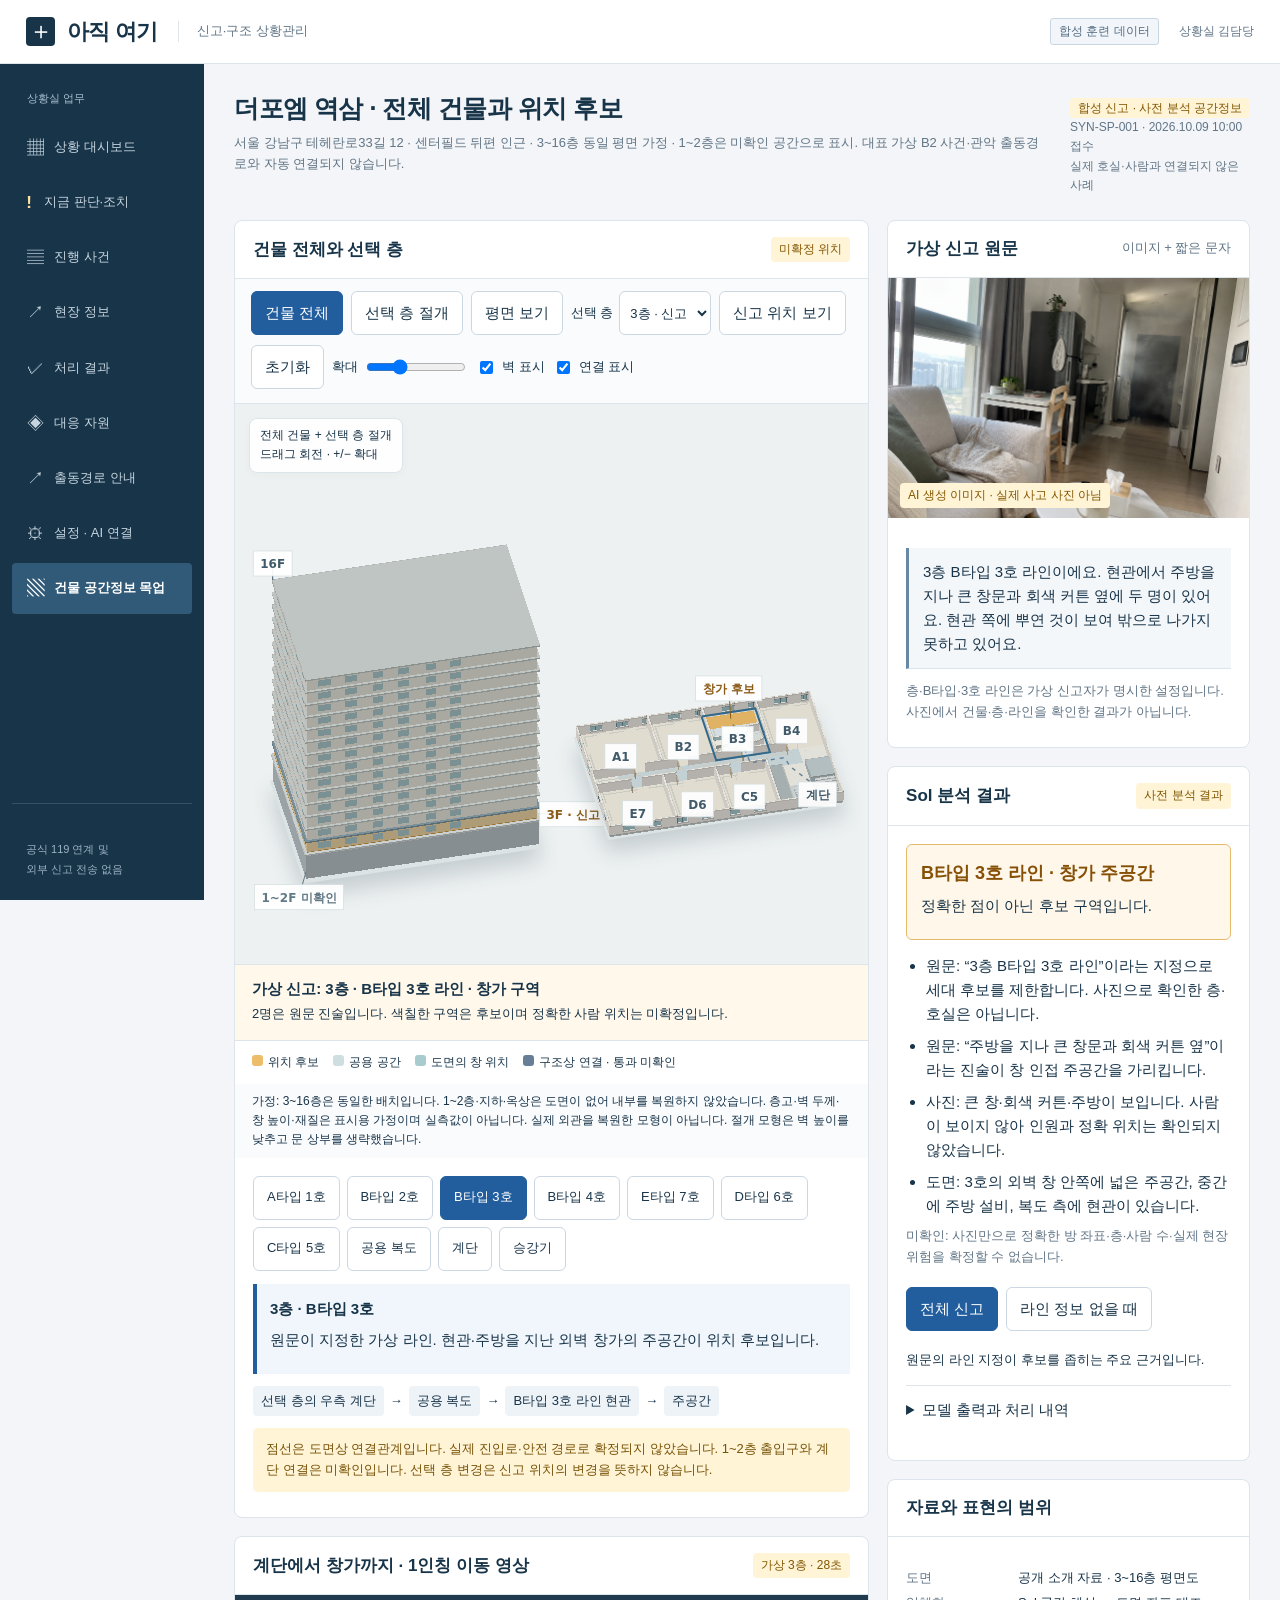
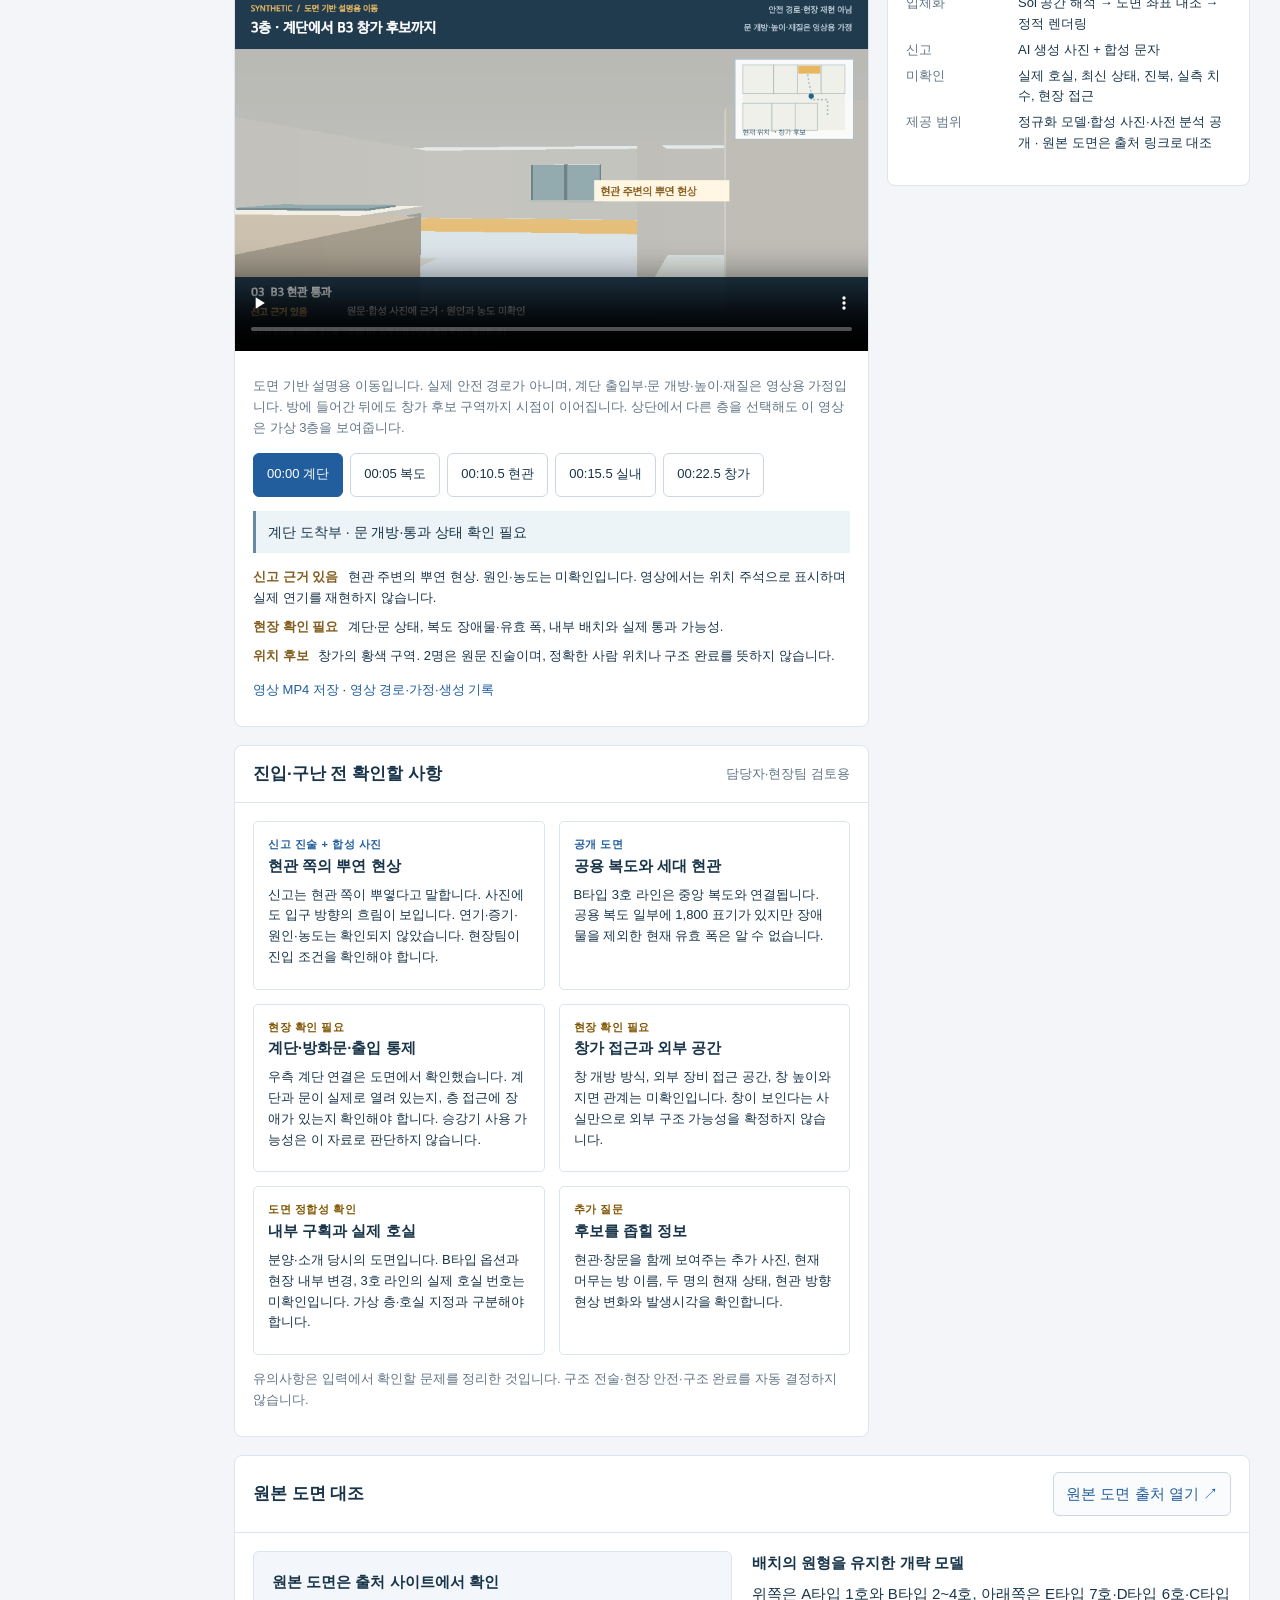
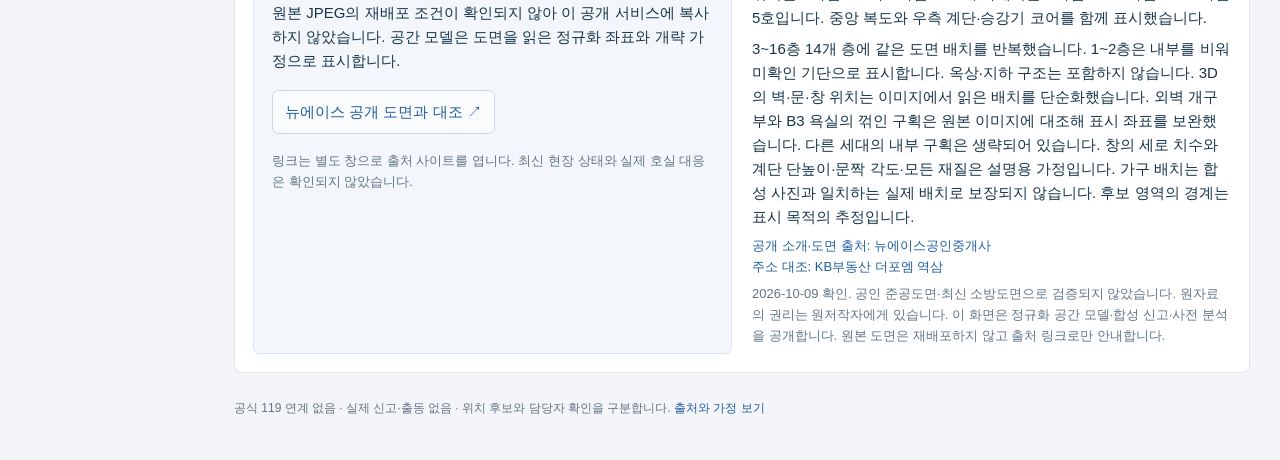
<file: web/spatial/index.html>
<!doctype html>
<html lang="ko">
<head><meta charset="utf-8"><meta name="viewport" content="width=device-width, initial-scale=1"><title>아직 여기 · 건물 공간정보 목업</title>
<meta name="theme-color" content="#183449"><link rel="stylesheet" href="../style.css"><link rel="stylesheet" href="style.css"></head>
<body>
<a class="skip-link" href="#workspace">업무 영역으로 이동</a>
<header class="topbar">
  <a class="brand" href="../#dashboard"><span class="brand-mark" aria-hidden="true">＋</span><strong>아직 여기</strong><span class="brand-sub">신고·구조 상황관리</span></a>
  <div class="topbar-tools"><span class="synthetic-badge">합성 훈련 데이터</span><span class="operator">상황실 김담당</span></div>
</header>
<div class="app-shell">
  <aside class="sidebar">
    <p class="nav-label">상황실 업무</p>
    <nav aria-label="주요 업무">
      <a href="../#dashboard" data-nav="dashboard"><span aria-hidden="true">▦</span>상황 대시보드</a>
      <a href="../#attention" data-nav="attention"><span aria-hidden="true">!</span>지금 판단·조치</a>
      <a href="../#active" data-nav="active"><span aria-hidden="true">▤</span>진행 사건</a>
      <a href="../#field" data-nav="field"><span aria-hidden="true">↗</span>현장 정보</a>
      <a href="../#results" data-nav="results"><span aria-hidden="true">✓</span>처리 결과</a>
      <a href="../#resources" data-nav="resources"><span aria-hidden="true">◈</span>대응 자원</a>
      <a href="../routes/" data-nav="routes"><span aria-hidden="true">↗</span>출동경로 안내</a>
      <a href="../#settings" data-nav="settings"><span aria-hidden="true">⚙</span>설정 · AI 연결</a>
      <a href="./" data-nav="spatial" aria-current="page"><span aria-hidden="true">▧</span>건물 공간정보 목업</a>
    </nav>
    <div class="sidebar-bottom"><p>공식 119 연계 및<br>외부 신고 전송 없음</p></div>
  </aside>
  <main id="workspace" tabindex="-1"><div class="intro"><div><h1>더포엠 역삼 · 전체 건물과 위치 후보</h1><p class="muted">서울 강남구 테헤란로33길 12 · 센터필드 뒤편 인근 · 3~16층 동일 평면 가정 · 1~2층은 미확인 공간으로 표시. 대표 가상 B2 사건·관악 출동경로와 자동 연결되지 않습니다.</p></div><p class="progress"><span class="badge">합성 신고 · 사전 분석 공간정보</span><br>SYN-SP-001 · 2026.10.09 10:00 접수<br>실제 호실·사람과 연결되지 않은 사례</p></div>
<div class="layout"><div>
<section class="panel"><div class="panel-title"><h2>건물 전체와 선택 층</h2><span class="badge">미확정 위치</span></div>
<div class="controls"><button id="building" aria-pressed="true">건물 전체</button><button id="three" aria-pressed="false">선택 층 절개</button><button id="top" aria-pressed="false">평면 보기</button><label>선택 층 <select id="floor-select" aria-label="선택 층"><option value="3">3층 · 신고</option><option value="4">4층</option><option value="5">5층</option><option value="6">6층</option><option value="7">7층</option><option value="8">8층</option><option value="9">9층</option><option value="10">10층</option><option value="11">11층</option><option value="12">12층</option><option value="13">13층</option><option value="14">14층</option><option value="15">15층</option><option value="16">16층</option></select></label><button id="focus">신고 위치 보기</button><button id="reset">초기화</button><label>확대 <input id="zoom" type="range" min="65" max="180" value="100" aria-label="공간 확대 비율"></label><label><input id="walls" type="checkbox" checked>벽 표시</label><label><input id="connection" type="checkbox" checked>연결 표시</label></div>
<div class="canvas-shell"><canvas id="scene" tabindex="0" aria-label="3~16층 반복 평면을 가정한 개략 건물 3D. 드래그 또는 방향키로 회전. 선택 층과 공간 버튼으로 상세를 확인하세요."></canvas><div class="scene-caption"><span id="scene-caption">전체 건물 · 선택 층을 강조</span><br>드래그 회전 · +/− 확대</div></div>
<div class="scene-summary" role="status" aria-live="polite"><strong id="scene-status">가상 신고: 3층 · B타입 3호 라인 · 창가 구역</strong><p id="scene-detail">2명은 원문 진술입니다. 정확한 위치는 미확정입니다.</p></div><div class="legend"><span><i class="dot candidate"></i>위치 후보</span><span><i class="dot common"></i>공용 공간</span><span><i class="dot window"></i>도면의 창 위치</span><span><i class="dot link"></i>구조상 연결 · 통과 미확인</span></div>
<div class="mode-description">가정: 3~16층은 동일한 배치입니다. 1~2층·지하·옥상은 도면이 없어 내부를 복원하지 않았습니다. 층고·벽 두께·창 높이·재질은 표시용 가정이며 실측값이 아닙니다. 실제 외관을 복원한 모형이 아닙니다. 절개 모형은 벽 높이를 낮추고 문 상부를 생략했습니다.</div>
<div class="body"><div class="spaces" id="spaces" aria-label="공간 선택"></div><div id="selected" class="selected" aria-live="polite"></div><div class="route"><span>선택 층의 우측 계단</span>→<span>공용 복도</span>→<span>B타입 3호 라인 현관</span>→<span>주공간</span></div><p class="notice">점선은 도면상 연결관계입니다. 실제 진입로·안전 경로로 확정되지 않았습니다. 1~2층 출입구와 계단 연결은 미확인입니다. 선택 층 변경은 신고 위치의 변경을 뜻하지 않습니다.</p></div></section>
<section class="panel walkthrough-panel" aria-labelledby="walkthrough-title">
<div class="panel-title"><h2 id="walkthrough-title">계단에서 창가까지 · 1인칭 이동 영상</h2><span class="badge">가상 3층 · 28초</span></div>
<div class="walkthrough-screen"><video id="walkthrough-video" controls playsinline preload="none" poster="assets/walkthrough-poster.png" aria-label="가상 3층 계단 도착부에서 복도와 B3 현관을 지나 창가 후보까지 이동하는 설명 영상" aria-describedby="walkthrough-scope"><source src="assets/walkthrough.mp4" type="video/mp4"><track kind="captions" src="assets/walkthrough.ko.vtt" srclang="ko" label="한국어 설명">영상 재생을 지원하지 않는 환경입니다. 아래 MP4 링크를 이용하세요.</video></div>
<div class="body"><p id="walkthrough-scope" class="muted">도면 기반 설명용 이동입니다. 실제 안전 경로가 아니며, 계단 출입부·문 개방·높이·재질은 영상용 가정입니다. 방에 들어간 뒤에도 창가 후보 구역까지 시점이 이어집니다. 상단에서 다른 층을 선택해도 이 영상은 가상 3층을 보여줍니다.</p>
<div class="walkthrough-chapters" role="group" aria-label="영상 구간 선택"><button id="walk-stairs" type="button" aria-pressed="true">00:00 계단</button><button id="walk-corridor" type="button" aria-pressed="false">00:05 복도</button><button id="walk-entry" type="button" aria-pressed="false">00:10.5 현관</button><button id="walk-room" type="button" aria-pressed="false">00:15.5 실내</button><button id="walk-window" type="button" aria-pressed="false">00:22.5 창가</button></div>
<p id="walkthrough-status" class="walkthrough-status" role="status" aria-live="polite">계단 도착부 · 문 개방·통과 상태 확인 필요</p>
<div class="walkthrough-evidence"><p><strong>신고 근거 있음</strong> 현관 주변의 뿌연 현상. 원인·농도는 미확인입니다. 영상에서는 위치 주석으로 표시하며 실제 연기를 재현하지 않습니다.</p><p><strong>현장 확인 필요</strong> 계단·문 상태, 복도 장애물·유효 폭, 내부 배치와 실제 통과 가능성.</p><p><strong>위치 후보</strong> 창가의 황색 구역. 2명은 원문 진술이며, 정확한 사람 위치나 구조 완료를 뜻하지 않습니다.</p></div>
<p class="compact"><a href="assets/walkthrough.mp4" download>영상 MP4 저장</a> · <a href="assets/walkthrough.json">영상 경로·가정·생성 기록</a></p></div></section>
<section class="panel"><div class="panel-title"><h2>진입·구난 전 확인할 사항</h2><span class="muted">담당자·현장팀 검토용</span></div><div class="body"><div class="rows">
<div class="condition"><div class="label observed">신고 진술 + 합성 사진</div><h3>현관 쪽의 뿌연 현상</h3><p>신고는 현관 쪽이 뿌옇다고 말합니다. 사진에도 입구 방향의 흐림이 보입니다. 연기·증기·원인·농도는 확인되지 않았습니다. 현장팀이 진입 조건을 확인해야 합니다.</p></div>
<div class="condition"><div class="label observed">공개 도면</div><h3>공용 복도와 세대 현관</h3><p>B타입 3호 라인은 중앙 복도와 연결됩니다. 공용 복도 일부에 1,800 표기가 있지만 장애물을 제외한 현재 유효 폭은 알 수 없습니다.</p></div>
<div class="condition"><div class="label">현장 확인 필요</div><h3>계단·방화문·출입 통제</h3><p>우측 계단 연결은 도면에서 확인했습니다. 계단과 문이 실제로 열려 있는지, 층 접근에 장애가 있는지 확인해야 합니다. 승강기 사용 가능성은 이 자료로 판단하지 않습니다.</p></div>
<div class="condition"><div class="label">현장 확인 필요</div><h3>창가 접근과 외부 공간</h3><p>창 개방 방식, 외부 장비 접근 공간, 창 높이와 지면 관계는 미확인입니다. 창이 보인다는 사실만으로 외부 구조 가능성을 확정하지 않습니다.</p></div>
<div class="condition"><div class="label">도면 정합성 확인</div><h3>내부 구획과 실제 호실</h3><p>분양·소개 당시의 도면입니다. B타입 옵션과 현장 내부 변경, 3호 라인의 실제 호실 번호는 미확인입니다. 가상 층·호실 지정과 구분해야 합니다.</p></div>
<div class="condition"><div class="label">추가 질문</div><h3>후보를 좁힐 정보</h3><p>현관·창문을 함께 보여주는 추가 사진, 현재 머무는 방 이름, 두 명의 현재 상태, 현관 방향 현상 변화와 발생시각을 확인합니다.</p></div>
</div><p class="muted condition-note">유의사항은 입력에서 확인할 문제를 정리한 것입니다. 구조 전술·현장 안전·구조 완료를 자동 결정하지 않습니다.</p></div></section>
</div><aside>
<section class="panel"><div class="panel-title"><h2>가상 신고 원문</h2><span class="muted">이미지 + 짧은 문자</span></div><button class="photo-button" id="report-image" aria-label="합성 신고 이미지 확대"><img src="assets/synthetic-report.png" alt="합성 실내 사진. 큰 창문과 회색 커튼, 주방과 현관 쪽의 뿌연 흐림이 보인다."><span class="badge">AI 생성 이미지 · 실제 사고 사진 아님</span></button><div class="body"><div class="report" id="report-text"></div><p class="muted">층·B타입·3호 라인은 가상 신고자가 명시한 설정입니다. 사진에서 건물·층·라인을 확인한 결과가 아닙니다.</p></div></section>
<section class="panel"><div class="panel-title"><h2>Sol 분석 결과</h2><span class="badge">사전 분석 결과</span></div><div class="body"><div class="result" id="result"><strong>B타입 3호 라인 · 창가 주공간</strong><p>정확한 점이 아닌 후보 구역입니다.</p></div><ul class="evidence" id="evidence"></ul><p class="muted" id="unknowns"></p><div class="controls comparison-controls"><button id="normal" aria-pressed="true">전체 신고</button><button id="ambiguous" aria-pressed="false">라인 정보 없을 때</button></div><p class="compact" id="comparison" aria-live="polite">원문의 라인 지정이 후보를 좁히는 주요 근거입니다.</p><details><summary>모델 출력과 처리 내역</summary><p class="muted">gpt-6.1-sol이 원본 도면·합성 사진·신고를 읽은 사전 분석입니다. 실행 시 모델 호출은 없습니다. 아래 반사실 사례는 규칙 기반 목업이며 별도 모델 실행 결과가 아닙니다.</p><pre id="analysis-json"></pre></details></div></section>
<section class="panel"><div class="panel-title"><h2>자료와 표현의 범위</h2></div><div class="body"><dl class="details-grid"><dt>도면</dt><dd>공개 소개 자료 · 3~16층 평면도</dd><dt>입체화</dt><dd>Sol 공간 해석 → 도면 좌표 대조 → 정적 렌더링</dd><dt>신고</dt><dd>AI 생성 사진 + 합성 문자</dd><dt>미확인</dt><dd>실제 호실, 최신 상태, 진북, 실측 치수, 현장 접근</dd><dt>제공 범위</dt><dd>정규화 모델·합성 사진·사전 분석 공개 · 원본 도면은 출처 링크로 대조</dd></dl></div></section>
</aside></div>
<section class="panel" id="source-panel"><div class="panel-title"><h2>원본 도면 대조</h2><a id="source-open" class="source-link" href="https://newace.kr/property/%EB%8D%94-%ED%8F%AC%EC%97%A0-%EC%97%AD%EC%82%BC/" target="_blank" rel="noopener noreferrer">원본 도면 출처 열기 ↗</a></div><div class="body source-grid"><div class="source-note"><h3>원본 도면은 출처 사이트에서 확인</h3><p>원본 JPEG의 재배포 조건이 확인되지 않아 이 공개 서비스에 복사하지 않았습니다. 공간 모델은 도면을 읽은 정규화 좌표와 개략 가정으로 표시합니다.</p><a class="source-link" id="source-preview" href="https://newace.kr/property/%EB%8D%94-%ED%8F%AC%EC%97%A0-%EC%97%AD%EC%82%BC/" target="_blank" rel="noopener noreferrer">뉴에이스 공개 도면과 대조 ↗</a><p class="muted">링크는 별도 창으로 출처 사이트를 엽니다. 최신 현장 상태와 실제 호실 대응은 확인되지 않았습니다.</p></div><div><h3>배치의 원형을 유지한 개략 모델</h3><p>위쪽은 A타입 1호와 B타입 2~4호, 아래쪽은 E타입 7호·D타입 6호·C타입 5호입니다. 중앙 복도와 우측 계단·승강기 코어를 함께 표시했습니다.</p><p>3~16층 14개 층에 같은 도면 배치를 반복했습니다. 1~2층은 내부를 비워 미확인 기단으로 표시합니다. 옥상·지하 구조는 포함하지 않습니다. 3D의 벽·문·창 위치는 이미지에서 읽은 배치를 단순화했습니다. 외벽 개구부와 B3 욕실의 꺾인 구획은 원본 이미지에 대조해 표시 좌표를 보완했습니다. 다른 세대의 내부 구획은 생략되어 있습니다. 창의 세로 치수와 계단 단높이·문짝 각도·모든 재질은 설명용 가정입니다. 가구 배치는 합성 사진과 일치하는 실제 배치로 보장되지 않습니다. 후보 영역의 경계는 표시 목적의 추정입니다.</p><p class="compact"><a href="https://newace.kr/property/%EB%8D%94-%ED%8F%AC%EC%97%A0-%EC%97%AD%EC%82%BC/" target="_blank" rel="noopener noreferrer">공개 소개·도면 출처: 뉴에이스공인중개사</a><br><a href="https://kbland.kr/se/c/434589" target="_blank" rel="noopener noreferrer">주소 대조: KB부동산 더포엠 역삼</a></p><p class="muted">2026-10-09 확인. 공인 준공도면·최신 소방도면으로 검증되지 않았습니다. 원자료의 권리는 원저작자에게 있습니다. 이 화면은 정규화 공간 모델·합성 신고·사전 분석을 공개합니다. 원본 도면은 재배포하지 않고 출처 링크로만 안내합니다.</p></div></div></section>
<footer>공식 119 연계 없음 · 실제 신고·출동 없음 · 위치 후보와 담당자 확인을 구분합니다. <a href="#source-panel">출처와 가정 보기</a></footer></main>
</div>
<dialog id="image-dialog"><div class="dialog-head"><strong id="dialog-title"></strong><button id="close-dialog">닫기</button></div><img id="dialog-image" alt="확대 이미지"></dialog>
<script id="spatial-data" type="application/json">{"floor_model":{"schema_version":1,"run_id":"spatial-v1","status":"completed","analysis_mode":"direct_model_visual_analysis","model_requested":"gpt-6.1-sol","synthetic_request_id":"SYN-SP-001","source_image":"web/spatial/assets/floorplan-source.jpg","source_image_dimensions":{"width":1120,"height":745},"coordinate_system":{"origin":"전체 원본 이미지 왼쪽 위","x":"오른쪽 증가","y":"아래쪽 증가","units":"전체 이미지 폭/높이로 각각 나눈 0..1 정규화 이미지 좌표","bbox_format":"[x_min,y_min,x_max,y_max]","metric_scale":null,"true_north":null,"height":null,"note":"미터 좌표, 진북, 벽 높이, 현장 외형은 알 수 없다. bbox는 도면 해석을 위한 개략 범위다."},"floor":{"label":"지상 3층~16층 평면도","unit_count":7,"units":[{"id":"1","type":"A","bbox":[0.108,0.2121,0.3482,0.5517],"source_evidence":"도면 A타입 1호 배치와 외벽/세대 경계 선","uncertainty":"경계는 이미지에서 개략 추정. 실제 치수와 호실 번호 대응 미확인."},{"id":"2","type":"B","bbox":[0.3482,0.2121,0.5357,0.5517],"source_evidence":"도면 B타입 2호 배치와 외벽/세대 경계 선","uncertainty":"경계는 이미지에서 개략 추정. 실제 치수와 호실 번호 대응 미확인."},{"id":"3","type":"B","bbox":[0.5357,0.2121,0.7196,0.5517],"source_evidence":"도면 B타입 3호 배치와 외벽/세대 경계 선","uncertainty":"경계는 이미지에서 개략 추정. 실제 치수와 호실 번호 대응 미확인."},{"id":"4","type":"B","bbox":[0.7196,0.2121,0.9054,0.5517],"source_evidence":"도면 B타입 4호 배치와 외벽/세대 경계 선","uncertainty":"경계는 이미지에서 개략 추정. 실제 치수와 호실 번호 대응 미확인."},{"id":"5","type":"C","bbox":[0.5161,0.6644,0.6911,0.9839],"source_evidence":"도면 C타입 5호 배치와 외벽/세대 경계 선","uncertainty":"경계는 이미지에서 개략 추정. 실제 치수와 호실 번호 대응 미확인."},{"id":"6","type":"D","bbox":[0.3348,0.6644,0.5161,0.9839],"source_evidence":"도면 D타입 6호 배치와 외벽/세대 경계 선","uncertainty":"경계는 이미지에서 개략 추정. 실제 치수와 호실 번호 대응 미확인."},{"id":"7","type":"E","bbox":[0.108,0.6644,0.3348,0.9839],"source_evidence":"도면 E타입 7호 배치와 외벽/세대 경계 선","uncertainty":"경계는 이미지에서 개략 추정. 실제 치수와 호실 번호 대응 미확인."}],"common_areas":[{"id":"corridor","label":"공용 복도","bbox":[0.1982,0.553,0.8161,0.6631],"source_evidence":"복도 표기 및 세대 출입문 개구부와 연결된 중앙 띠","uncertainty":"왼쪽 끝 공용 설비구역과 경계 일부 불명확. 1,800 표기는 일부 구간이며 전체 폭이 아님."},{"id":"elevator_hall","label":"승강기 홀","bbox":[0.6643,0.5584,0.8161,0.6631],"source_evidence":"ELEV.홀 표기","uncertainty":"복도와 연결되며 독립 방 경계가 아님."},{"id":"elevator","label":"승강기","bbox":[0.8205,0.6819,0.9045,0.8174],"source_evidence":"우측 ELEV. 표기와 승강기 사각형","uncertainty":"윗쪽 별도 사각 설비공간의 기능은 확인하지 못함."},{"id":"stairs","label":"계단","bbox":[0.7491,0.8201,0.9062,0.9839],"source_evidence":"우측 아래 계단 디딤판, UP/DN 화살표","uncertainty":"실제 계단 진입문 상태와 통과 가능성 알 수 없음."},{"id":"service_shaft","label":"설비 샤프트 후보","bbox":[0.6955,0.6685,0.742,0.9799],"source_evidence":"P.S 표기와 X 대각선","uncertainty":"사람이 통과하는 공간으로 해석하지 않음."}]},"selected_unit":{"id":"3","type":"B","virtual_floor":3,"virtual_only":true,"bbox":[0.5357,0.2121,0.7196,0.5517],"spaces":[{"id":"main_room","label":"주거 주공간","bbox":[0.542,0.2268,0.7134,0.396],"source_evidence":"세대 상부 넓은 빈 공간과 외벽 창","uncertainty":"거실/침실 구분 벽이나 명칭은 보이지 않음. 개방된 단일 주공간으로 개략 표현."},{"id":"entry","label":"현관 및 실내 연결 공간","bbox":[0.5929,0.4658,0.6607,0.5463],"source_evidence":"하단 공용 복도에서 열리는 출입문 및 내부 여유 공간","uncertainty":"별도 현관 칸막이의 유무와 유효 폭은 확인 불가."},{"id":"kitchen","label":"주방 설비","bbox":[0.5402,0.396,0.5884,0.4658],"source_evidence":"좌측 중앙 직사각형 조리대의 싱크/쿡탑 형태 기호","uncertainty":"설비의 개별 기호 종류와 실제 배치 상세는 확인 필요."},{"id":"bathroom","label":"욕실 후보","bbox":[0.6536,0.3879,0.7143,0.506],"source_evidence":"우측 아래 곡선형 구획 내부의 위생설비 형태, 출입문 회전호","uncertainty":"곡선형 도면 기호 및 낮은 해상도로 내부 위생기구 상세 불확실. 사각 bbox는 실제 벽 형상이 아님."},{"id":"storage","label":"수납/붙박이장 후보","bbox":[0.5393,0.506,0.6205,0.5463],"source_evidence":"하단 경계의 연속 X 기호 사각형","uncertainty":"수납 종류·높이·통과 가능 여부 불명확."}],"openings":[{"id":"entry_door","kind":"door","point":[0.6429,0.5544],"extent":[0.6232,0.5477,0.6634,0.5624],"connects":["corridor","entry"],"source_evidence":"3호 하단 출입 개구부와 복도로 그려진 문 회전호","uncertainty":"정확한 힌지와 유효 개구폭 미측정."},{"id":"bathroom_door","kind":"door_candidate","point":[0.6643,0.5007],"extent":[0.65,0.4792,0.6759,0.5275],"connects":["entry","bathroom"],"source_evidence":"욕실 후보 하단/좌측 인접 문 회전호","uncertainty":"정확한 문 위치와 열림 방향은 낮은 해상도에서 불확실."},{"id":"outer_window","kind":"window","point":[0.625,0.2201],"extent":[0.6036,0.2107,0.6473,0.2322],"connects":["main_room","outside"],"source_evidence":"상부 외벽의 이중 평행선 개구부","uncertainty":"창 높이·개폐·외부 접근 가능성 미확인."}],"topological_connections":[{"from":"corridor","to":"entry","via":"entry_door"},{"from":"entry","to":"main_room","via":"open_interior_candidate"},{"from":"entry","to":"bathroom","via":"bathroom_door","uncertain":true},{"from":"main_room","to":"kitchen","via":"open_interior_candidate"}],"variant_note":"B타입 2~4호는 평면 배치/좌우 방향 차이가 보인다. 선택한 3호 도면 기호만 개략 표현하며 다른 custom built 변형 가능성을 유지한다."},"report_analysis":{"status":"COMPLETED","artifact":"_workspace/spatial-mvp/model/request-analysis.json","primary_candidate":"main_room","exact_position_confirmed":false},"uncertainty":["공개 중개자료의 제작 당시 상태와 실제 현장 일치는 미확인이다.","도면의 도어/창 기호는 이미지에서 읽은 개략 관찰이며 측량 또는 CAD 결과가 아니다.","공용 진입 연결은 위상 관계만 표현한다. 안전 통과·구조 경로를 확정하지 않는다.","실제 인물·호실 대응, GPS, 수치 확률을 생성하지 않았다."],"checks":{"floorplan_view_image":"PASS_DIRECTLY_VIEWED","json_parse":"PASS","synthetic_report_visual_analysis":"PASS_DIRECTLY_VIEWED","ground_truth_exposure":"NONE"}},"analysis":{"schema_version":1,"run_id":"spatial-v1","request_id":"SYN-SP-001","synthetic":true,"analysis_mode":"direct_model_visual_and_text_analysis","sources":["web/spatial/assets/floorplan-source.jpg","web/spatial/assets/synthetic-report.png","web/spatial/assets/report.json"],"assigned_location":{"floor":3,"unit_id":"3","type":"B","basis":"합성 신고 원문 및 가상 지정 메타데이터","photo_verified":false,"actual_unit_verified":false},"candidates":[{"space_id":"main_room","label":"B타입 3호 주공간의 외벽 창 인접 영역","evidence":[{"source":"report.text","quote":"현관에서 주방을 지나 큰 창문과 회색 커튼 옆에 두 명이 있어요."},{"source":"synthetic-report.png","observation":"사진 왼쪽의 큰 창과 회색 커튼, 창 옆 소파가 있는 주거 공간이 보인다."},{"source":"floorplan-source.jpg","observation":"3호의 화면 상부 외벽에 창 기호가 있고 그 안쪽에 넓은 주공간이 있다. 주방 설비는 화면 좌측 중간, 출입문은 하단에 있다."}],"proposed_region_bbox":[0.542,0.224,0.712,0.316],"limitations":["후보 영역은 정규화한 전체 도면 좌표이며 정확한 사람 위치가 아니다.","사진에 사람이 보이지 않아 두 명의 위치·상태를 확인하지 못했다.","가상 B타입 3호 지정에 의존한다. 합성 사진의 가구·냉장고 배치가 도면과 일치한다는 증거는 없다.","창 가까운 넓은 주공간은 근거가 있지만 창에서 거리·좌우 구석·카메라 자세는 알 수 없다."]}],"photo_observations":[{"id":"P1","observation":"왼쪽에 큰 창과 회색 커튼이 보인다.","interpretation_limit":"창 방향·층수·호실은 사진만으로 식별 불가."},{"id":"P2","observation":"앞쪽에 소파와 낮은 테이블이 있고 중간에 식탁, 냉장고, 주방 조리대가 보인다.","interpretation_limit":"합성 이미지 가구의 실제 크기와 도면 일치 미확인."},{"id":"P3","observation":"후면 어두운 출입문으로 보이는 문 주변과 실내 연결 공간에 뿌연 흐림이 보인다.","interpretation_limit":"흐림의 성분·원인·온도·유독성·통과 가능성은 사진에서 확인 불가."},{"id":"P4","observation":"사진 안에 사람은 보이지 않는다.","interpretation_limit":"사진 밖 인원과 위치, 상태는 판단 불가."}],"text_evidence":[{"quote":"3층 B타입 3호 라인이에요.","meaning":"신고자의 가상 층/라인 진술","photo_confirmed":false},{"quote":"현관에서 주방을 지나 큰 창문과 회색 커튼 옆에 두 명이 있어요.","meaning":"주방 너머 창 인접 주공간의 2명이라는 원문 진술","photo_confirmed":false},{"quote":"현관 쪽에 뿌연 것이 보여 밖으로 나가지 못하고 있어요.","meaning":"현관 방향 흐림과 외부 이동 어려움 진술. 흐림은 사진에도 보이지만 이동 불가와 원인은 원문에 의존.","photo_confirmed":false}],"unknowns":["정확한 사람 위치 및 두 명의 상태","진북·창 방향·실제 미터 거리·층고","실제 호실 및 현재 현장 도면 일치","흐림의 원인과 현관/복도/계단의 현장 상태","욕실 출입문·현관 유효 폭 및 가구 장애물","사진 촬영 위치·방향·합성 이미지와 도면의 정확한 대응"],"entry_cautions":[{"location":"공용 계단·승강기 홀·복도","basis":"도면상 공용 연결","note":"우측 공용 계단과 승강기 홀은 중앙 복도에 연결되고 복도에서 3호 현관으로 연결된다. 이는 도면상 위상 관계이며 안전 경로 확정이 아니다."},{"location":"3호 현관 및 주방 인접 연결 공간","basis":"원문 현관 방향 이동 어려움 + 사진 후면 흐림","note":"현관 방향 흐림의 원인·현장 상태·실제 통과 가능성을 확인해야 한다. 사진만으로 화재 원인이나 안전 통과를 단정하지 않는다."},{"location":"주공간 외벽 창","basis":"원문과 사진의 창/커튼 + 도면 창 기호","note":"창의 개폐 상태·높이·외부 접근은 확인되지 않았다. 창을 대체 출구로 확정하지 않는다."}],"ground_truth_used":false,"numerical_probability":null},"report":{"id":"SYN-SP-001","synthetic":true,"occurred_at":"2026-10-09T10:00:00+09:00","received_at":"2026-10-09T10:00:05+09:00","building":"더포엠 역삼","floor":3,"unit_line":"3호 라인·B타입 (가상 지정)","text":"3층 B타입 3호 라인이에요. 현관에서 주방을 지나 큰 창문과 회색 커튼 옆에 두 명이 있어요. 현관 쪽에 뿌연 것이 보여 밖으로 나가지 못하고 있어요.","image":"assets/synthetic-report.png","image_source":"imagegen synthetic","actual_unit_verified":false},"display_evidence":["원문: “3층 B타입 3호 라인”이라는 지정으로 세대 후보를 제한합니다. 사진으로 확인한 층·호실은 아닙니다.","원문: “주방을 지나 큰 창문과 회색 커튼 옆”이라는 진술이 창 인접 주공간을 가리킵니다.","사진: 큰 창·회색 커튼·주방이 보입니다. 사람이 보이지 않아 인원과 정확 위치는 확인되지 않았습니다.","도면: 3호의 외벽 창 안쪽에 넓은 주공간, 중간에 주방 설비, 복도 측에 현관이 있습니다."]}</script>
<script src="app.js" defer></script></body></html>
</file>
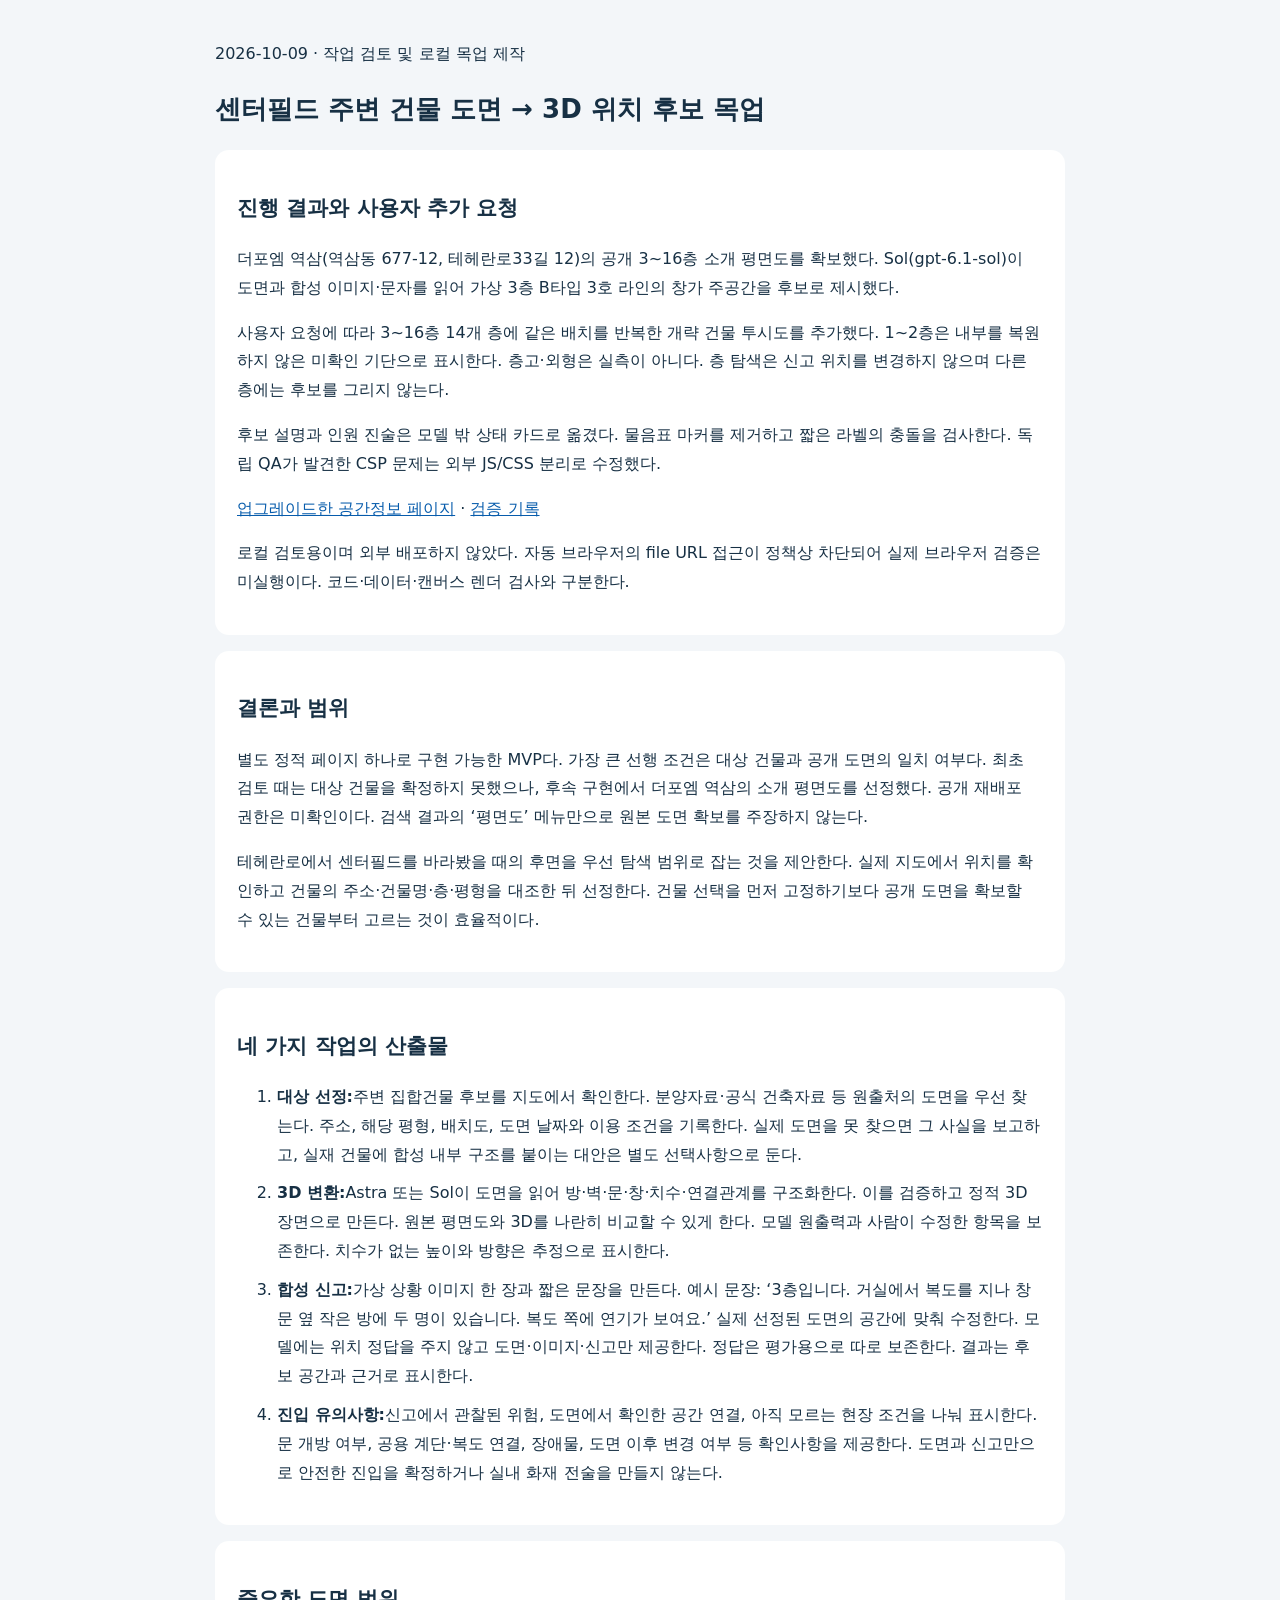
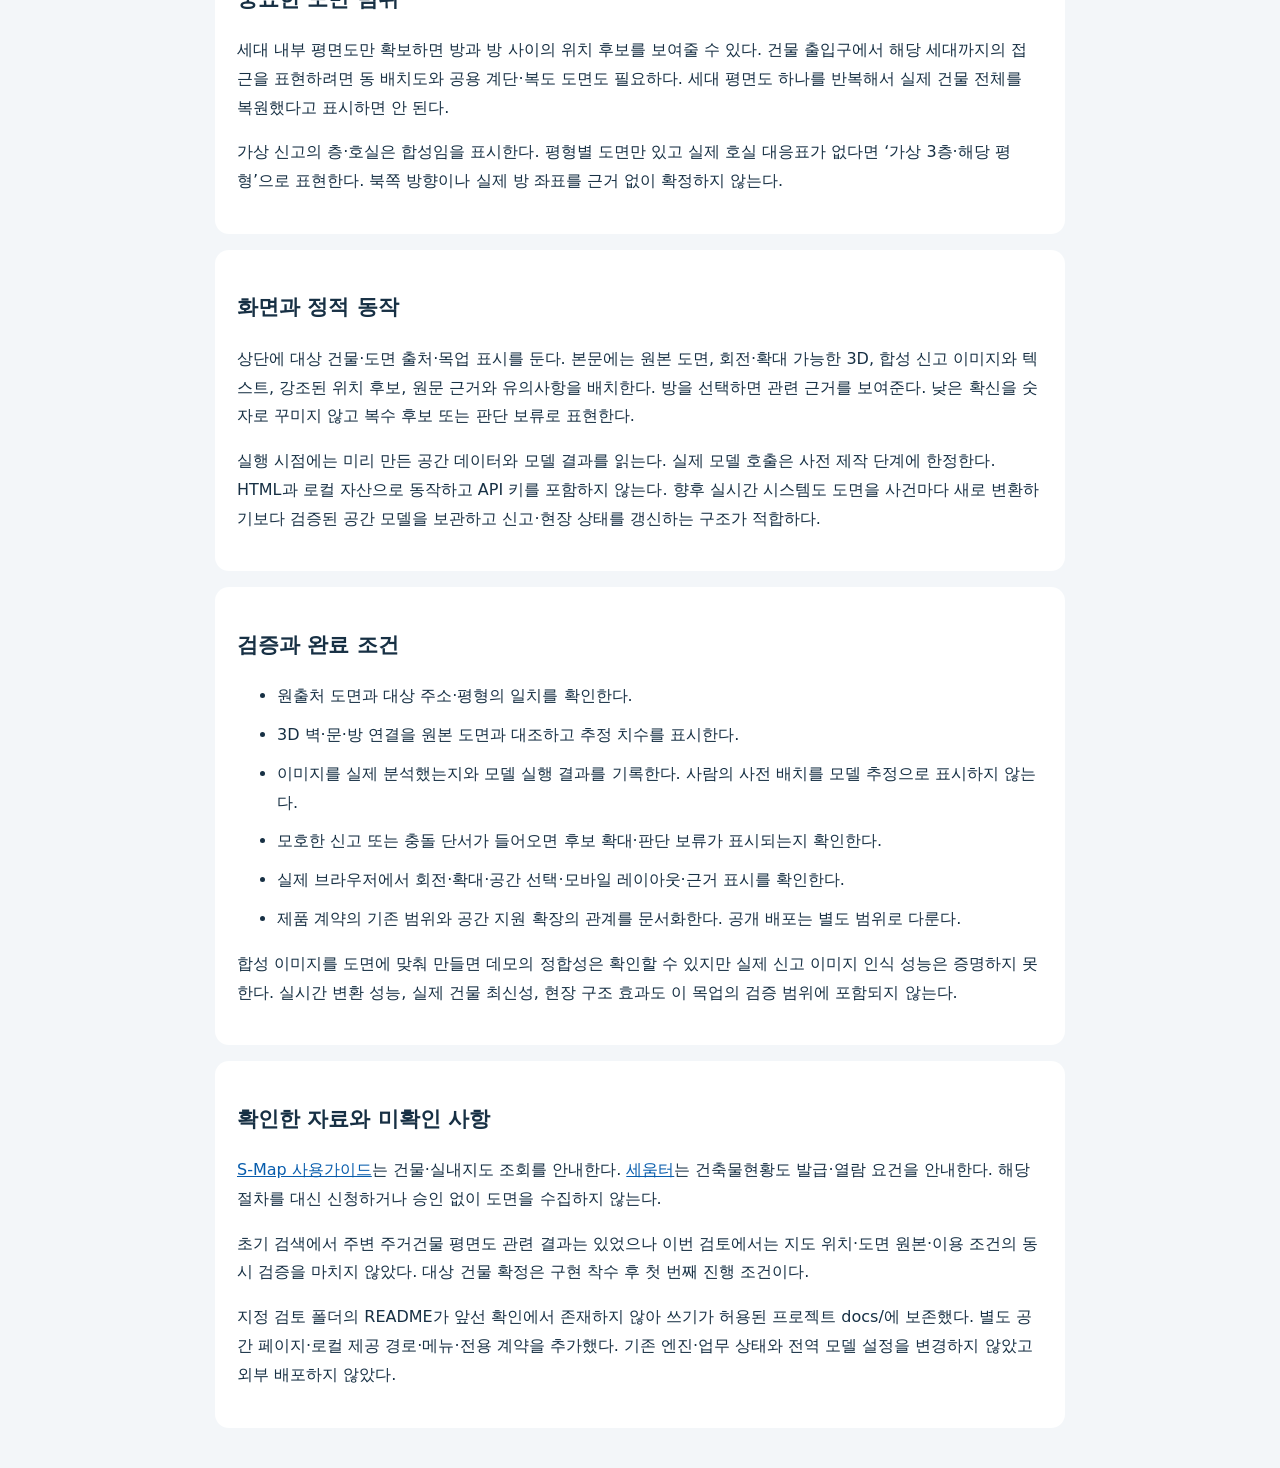
<file: docs/centerfield-3d-mvp-review-2026-10-09.html>
<!doctype html><html lang="ko"><meta charset="utf-8"><meta name="viewport" content="width=device-width,initial-scale=1"><title>센터필드 주변 3D 구조지원 MVP 작업 검토</title><style>body{margin:0;background:#f3f6f9;color:#173044;font:16px/1.8 system-ui}main{max-width:850px;margin:auto;padding:24px}section{background:white;border-radius:14px;padding:22px;margin:16px 0}h1{font-size:26px}h2{font-size:21px}li{margin:10px 0}a{color:#075cac}</style><main><p>2026-10-09 · 작업 검토 및 로컬 목업 제작</p><h1>센터필드 주변 건물 도면 → 3D 위치 후보 목업</h1><section><h2>진행 결과와 사용자 추가 요청</h2><p>더포엠 역삼(역삼동 677-12, 테헤란로33길 12)의 공개 3~16층 소개 평면도를 확보했다. Sol(gpt-6.1-sol)이 도면과 합성 이미지·문자를 읽어 가상 3층 B타입 3호 라인의 창가 주공간을 후보로 제시했다.</p><p>사용자 요청에 따라 3~16층 14개 층에 같은 배치를 반복한 개략 건물 투시도를 추가했다. 1~2층은 내부를 복원하지 않은 미확인 기단으로 표시한다. 층고·외형은 실측이 아니다. 층 탐색은 신고 위치를 변경하지 않으며 다른 층에는 후보를 그리지 않는다.</p><p>후보 설명과 인원 진술은 모델 밖 상태 카드로 옮겼다. 물음표 마커를 제거하고 짧은 라벨의 충돌을 검사한다. 독립 QA가 발견한 CSP 문제는 외부 JS/CSS 분리로 수정했다.</p><p><a href="../web/spatial/index.html">업그레이드한 공간정보 페이지</a> · <a href="spatial-verification.md">검증 기록</a></p><p>로컬 검토용이며 외부 배포하지 않았다. 자동 브라우저의 file URL 접근이 정책상 차단되어 실제 브라우저 검증은 미실행이다. 코드·데이터·캔버스 렌더 검사와 구분한다.</p></section><section><h2>결론과 범위</h2><p>별도 정적 페이지 하나로 구현 가능한 MVP다. 가장 큰 선행 조건은 대상 건물과 공개 도면의 일치 여부다. 최초 검토 때는 대상 건물을 확정하지 못했으나, 후속 구현에서 더포엠 역삼의 소개 평면도를 선정했다. 공개 재배포 권한은 미확인이다. 검색 결과의 ‘평면도’ 메뉴만으로 원본 도면 확보를 주장하지 않는다.</p><p>테헤란로에서 센터필드를 바라봤을 때의 후면을 우선 탐색 범위로 잡는 것을 제안한다. 실제 지도에서 위치를 확인하고 건물의 주소·건물명·층·평형을 대조한 뒤 선정한다. 건물 선택을 먼저 고정하기보다 공개 도면을 확보할 수 있는 건물부터 고르는 것이 효율적이다.</p></section><section><h2>네 가지 작업의 산출물</h2><ol><li><b>대상 선정:</b>주변 집합건물 후보를 지도에서 확인한다. 분양자료·공식 건축자료 등 원출처의 도면을 우선 찾는다. 주소, 해당 평형, 배치도, 도면 날짜와 이용 조건을 기록한다. 실제 도면을 못 찾으면 그 사실을 보고하고, 실재 건물에 합성 내부 구조를 붙이는 대안은 별도 선택사항으로 둔다.</li><li><b>3D 변환:</b>Astra 또는 Sol이 도면을 읽어 방·벽·문·창·치수·연결관계를 구조화한다. 이를 검증하고 정적 3D 장면으로 만든다. 원본 평면도와 3D를 나란히 비교할 수 있게 한다. 모델 원출력과 사람이 수정한 항목을 보존한다. 치수가 없는 높이와 방향은 추정으로 표시한다.</li><li><b>합성 신고:</b>가상 상황 이미지 한 장과 짧은 문장을 만든다. 예시 문장: ‘3층입니다. 거실에서 복도를 지나 창문 옆 작은 방에 두 명이 있습니다. 복도 쪽에 연기가 보여요.’ 실제 선정된 도면의 공간에 맞춰 수정한다. 모델에는 위치 정답을 주지 않고 도면·이미지·신고만 제공한다. 정답은 평가용으로 따로 보존한다. 결과는 후보 공간과 근거로 표시한다.</li><li><b>진입 유의사항:</b>신고에서 관찰된 위험, 도면에서 확인한 공간 연결, 아직 모르는 현장 조건을 나눠 표시한다. 문 개방 여부, 공용 계단·복도 연결, 장애물, 도면 이후 변경 여부 등 확인사항을 제공한다. 도면과 신고만으로 안전한 진입을 확정하거나 실내 화재 전술을 만들지 않는다.</li></ol></section><section><h2>중요한 도면 범위</h2><p>세대 내부 평면도만 확보하면 방과 방 사이의 위치 후보를 보여줄 수 있다. 건물 출입구에서 해당 세대까지의 접근을 표현하려면 동 배치도와 공용 계단·복도 도면도 필요하다. 세대 평면도 하나를 반복해서 실제 건물 전체를 복원했다고 표시하면 안 된다.</p><p>가상 신고의 층·호실은 합성임을 표시한다. 평형별 도면만 있고 실제 호실 대응표가 없다면 ‘가상 3층·해당 평형’으로 표현한다. 북쪽 방향이나 실제 방 좌표를 근거 없이 확정하지 않는다.</p></section><section><h2>화면과 정적 동작</h2><p>상단에 대상 건물·도면 출처·목업 표시를 둔다. 본문에는 원본 도면, 회전·확대 가능한 3D, 합성 신고 이미지와 텍스트, 강조된 위치 후보, 원문 근거와 유의사항을 배치한다. 방을 선택하면 관련 근거를 보여준다. 낮은 확신을 숫자로 꾸미지 않고 복수 후보 또는 판단 보류로 표현한다.</p><p>실행 시점에는 미리 만든 공간 데이터와 모델 결과를 읽는다. 실제 모델 호출은 사전 제작 단계에 한정한다. HTML과 로컬 자산으로 동작하고 API 키를 포함하지 않는다. 향후 실시간 시스템도 도면을 사건마다 새로 변환하기보다 검증된 공간 모델을 보관하고 신고·현장 상태를 갱신하는 구조가 적합하다.</p></section><section><h2>검증과 완료 조건</h2><ul><li>원출처 도면과 대상 주소·평형의 일치를 확인한다.</li><li>3D 벽·문·방 연결을 원본 도면과 대조하고 추정 치수를 표시한다.</li><li>이미지를 실제 분석했는지와 모델 실행 결과를 기록한다. 사람의 사전 배치를 모델 추정으로 표시하지 않는다.</li><li>모호한 신고 또는 충돌 단서가 들어오면 후보 확대·판단 보류가 표시되는지 확인한다.</li><li>실제 브라우저에서 회전·확대·공간 선택·모바일 레이아웃·근거 표시를 확인한다.</li><li>제품 계약의 기존 범위와 공간 지원 확장의 관계를 문서화한다. 공개 배포는 별도 범위로 다룬다.</li></ul><p>합성 이미지를 도면에 맞춰 만들면 데모의 정합성은 확인할 수 있지만 실제 신고 이미지 인식 성능은 증명하지 못한다. 실시간 변환 성능, 실제 건물 최신성, 현장 구조 효과도 이 목업의 검증 범위에 포함되지 않는다.</p></section><section><h2>확인한 자료와 미확인 사항</h2><p><a href="https://smap.seoul.go.kr/guide/guide.html">S-Map 사용가이드</a>는 건물·실내지도 조회를 안내한다. <a href="https://www.eais.go.kr/moct/bci/aaa01/BCIAAA01V01">세움터</a>는 건축물현황도 발급·열람 요건을 안내한다. 해당 절차를 대신 신청하거나 승인 없이 도면을 수집하지 않는다.</p><p>초기 검색에서 주변 주거건물 평면도 관련 결과는 있었으나 이번 검토에서는 지도 위치·도면 원본·이용 조건의 동시 검증을 마치지 않았다. 대상 건물 확정은 구현 착수 후 첫 번째 진행 조건이다.</p><p>지정 검토 폴더의 README가 앞선 확인에서 존재하지 않아 쓰기가 허용된 프로젝트 docs/에 보존했다. 별도 공간 페이지·로컬 제공 경로·메뉴·전용 계약을 추가했다. 기존 엔진·업무 상태와 전역 모델 설정을 변경하지 않았고 외부 배포하지 않았다.</p></section></main></html>
</file>
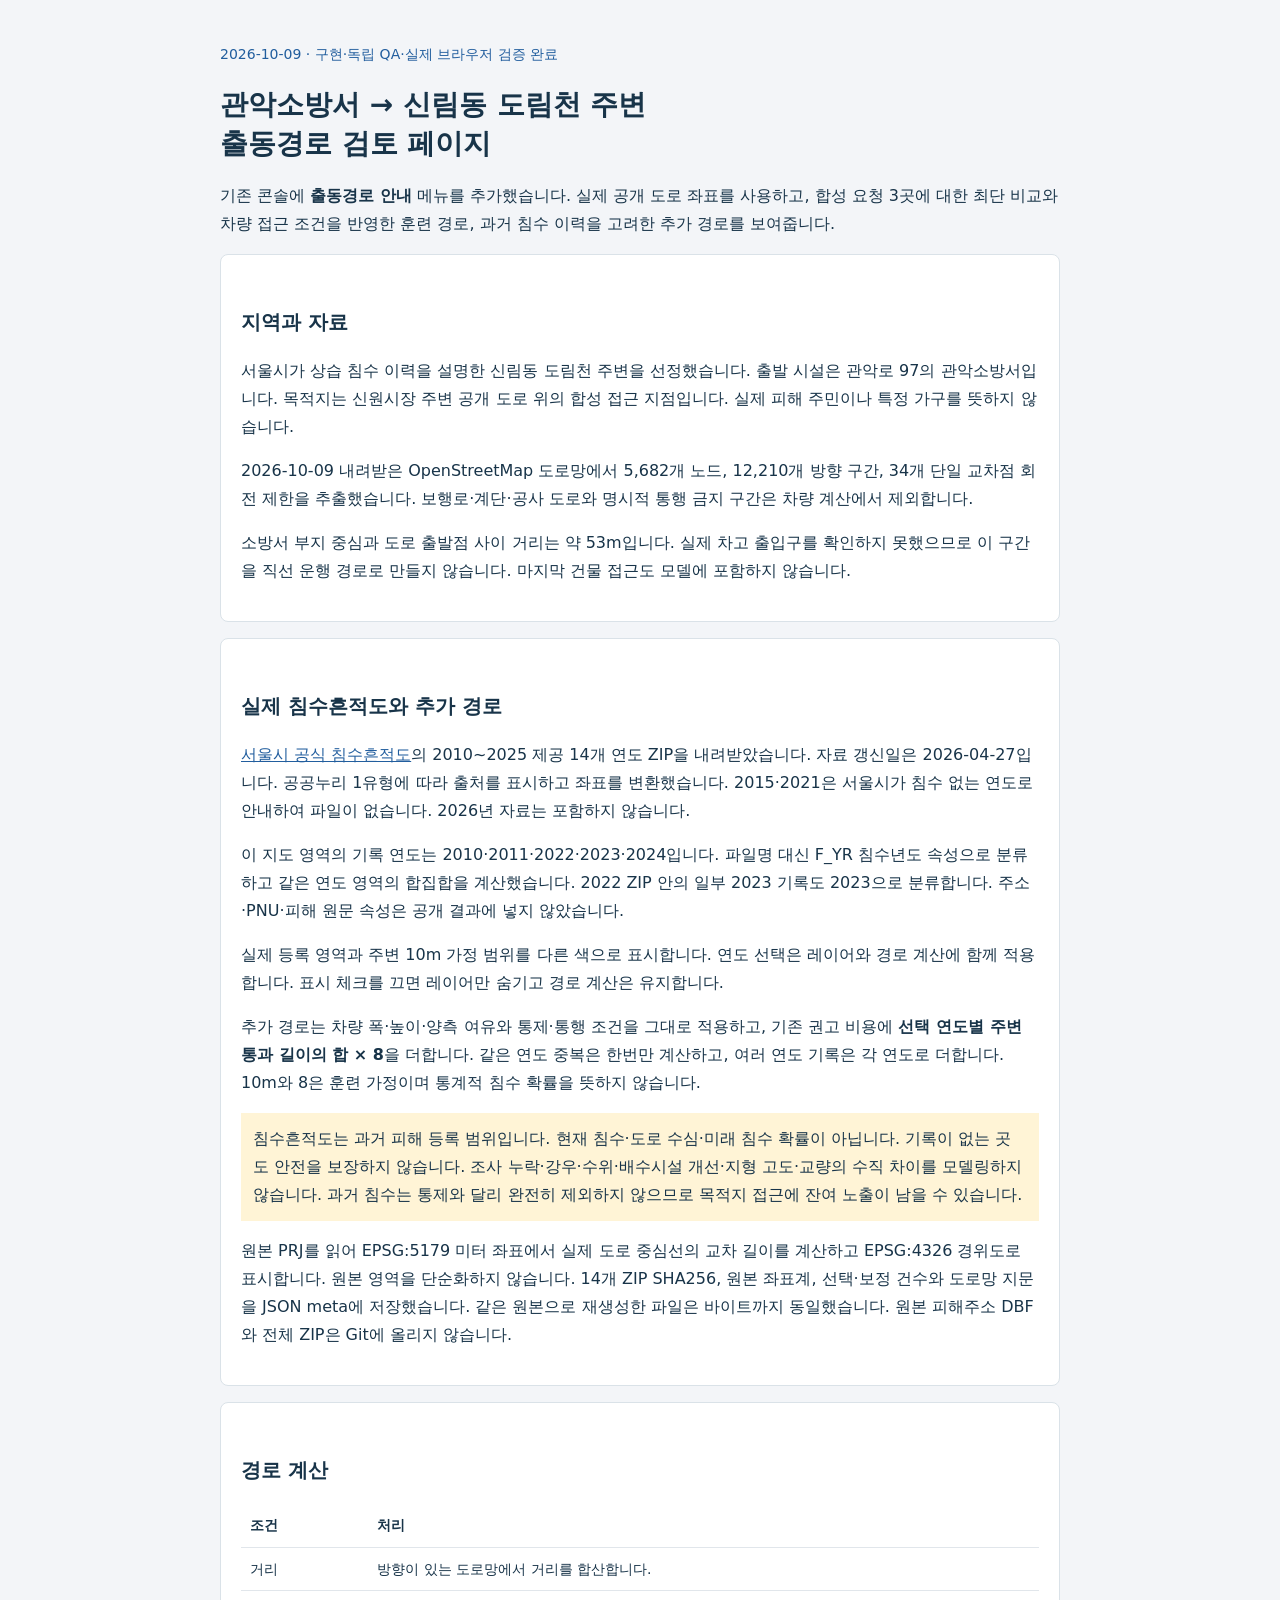
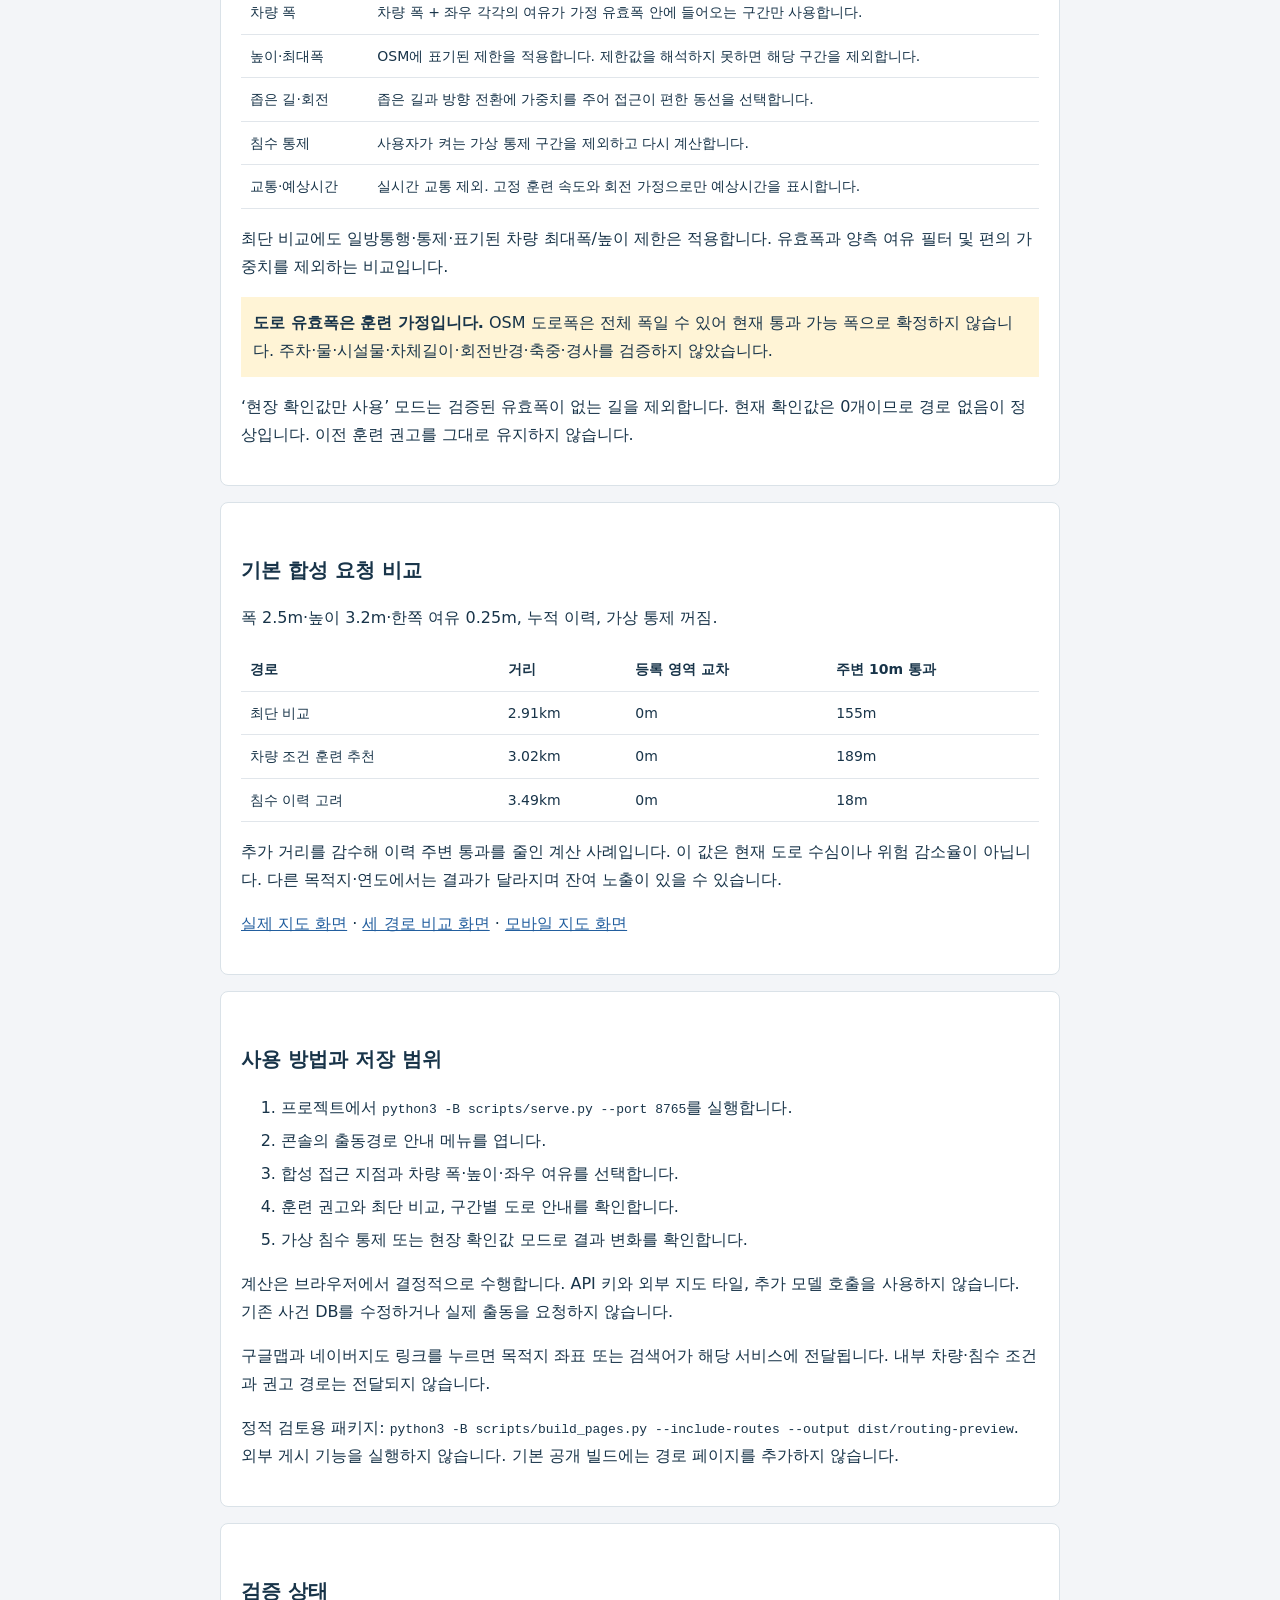
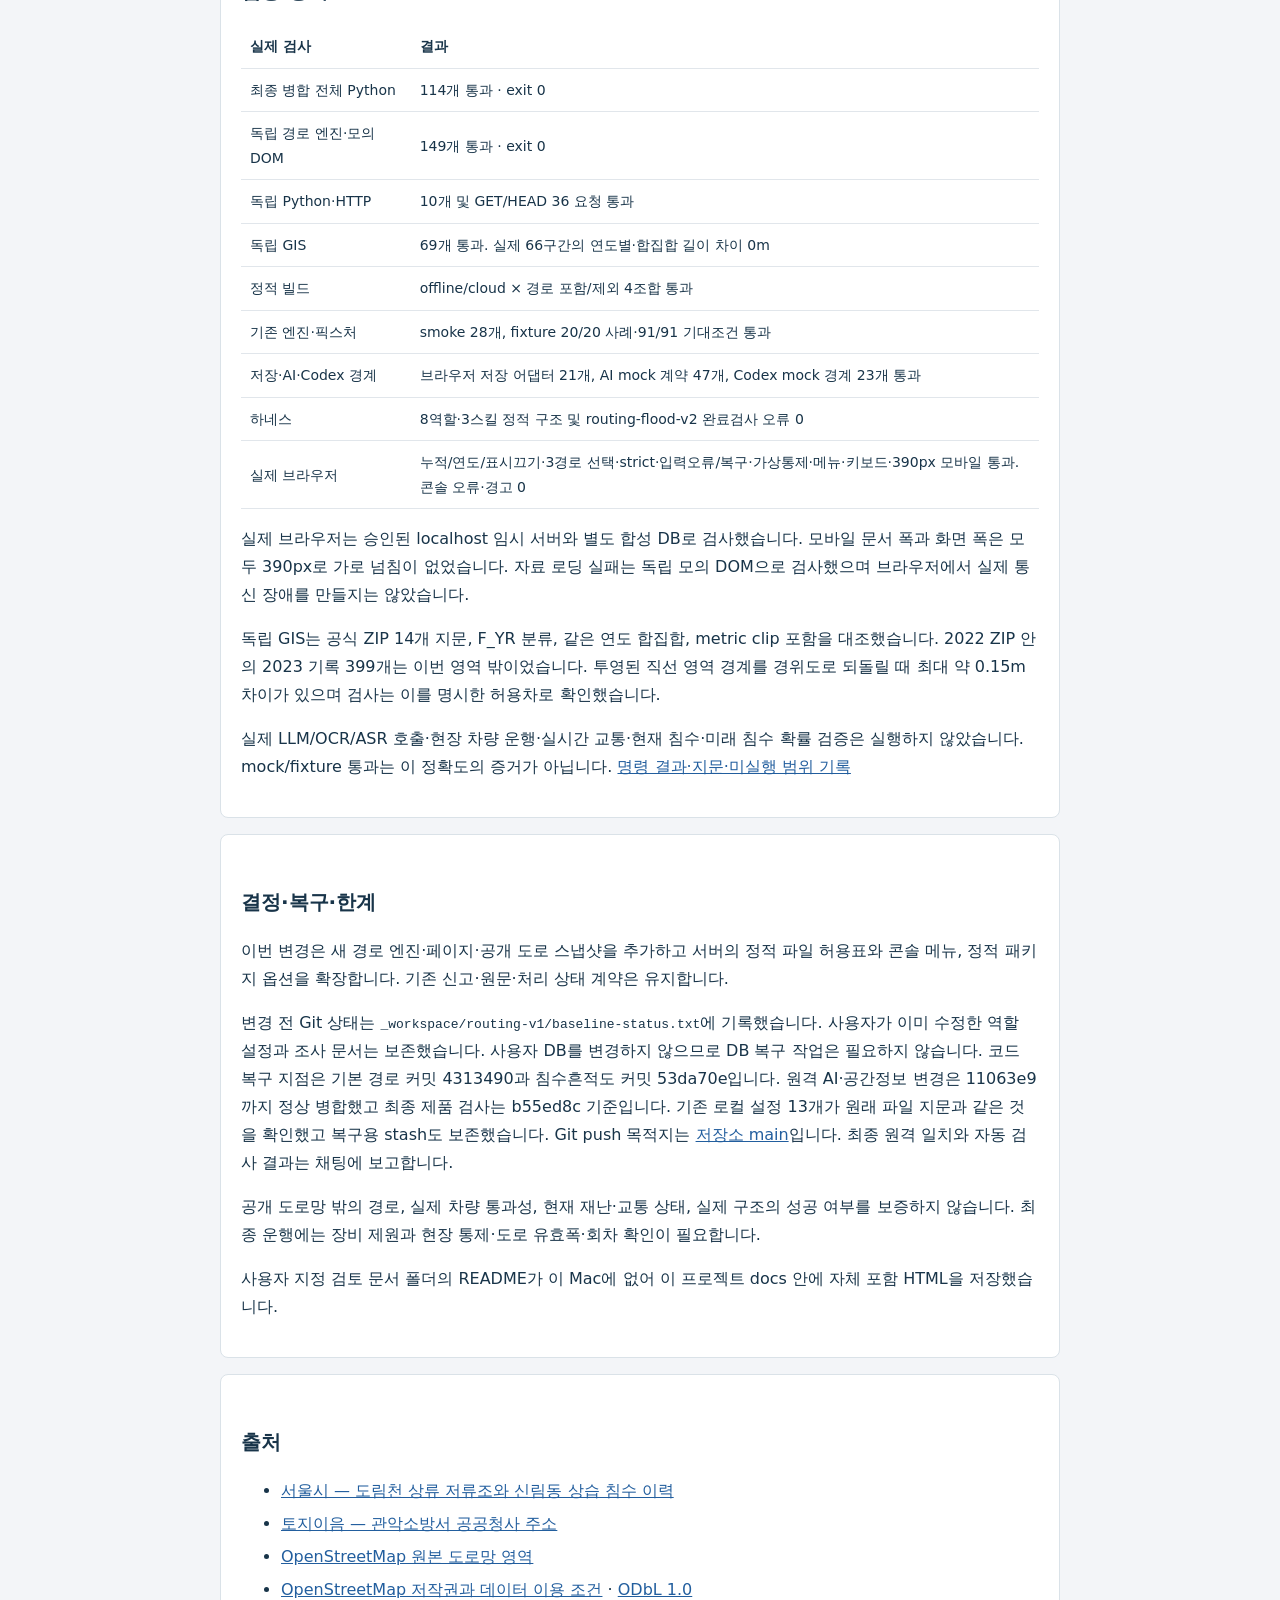
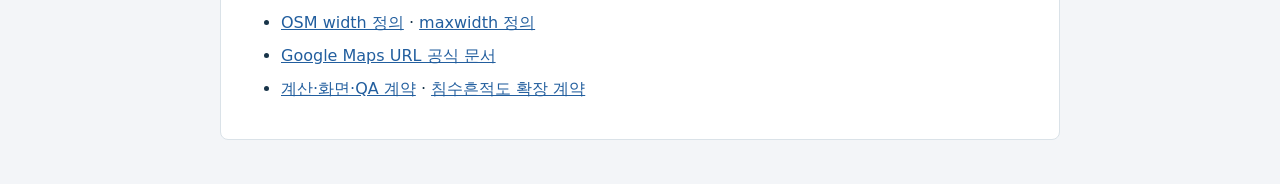
<file: docs/routing-review-2026-10-09.html>
<!doctype html><html lang="ko"><meta charset="utf-8"><meta name="viewport" content="width=device-width,initial-scale=1"><title>출동경로 안내 — 구현과 검증</title><style>body{font-family:system-ui,sans-serif;background:#f3f5f8;color:#183449;margin:0;line-height:1.75}main{max-width:840px;margin:auto;padding:28px 20px}h1{font-size:28px;line-height:1.4}h2{font-size:20px;margin-top:30px}section{background:white;border:1px solid #dae2e8;border-radius:8px;padding:20px;margin:16px 0}.tag{color:#225e9e;font-size:14px}a{color:#225e9e}code{overflow-wrap:anywhere}.note{background:#fff4d6;padding:12px}table{border-collapse:collapse;width:100%;font-size:14px}td,th{border-bottom:1px solid #e1e6eb;text-align:left;padding:9px}img{max-width:100%;height:auto}li{margin:5px 0}</style><main><p class="tag">2026-10-09 · 구현·독립 QA·실제 브라우저 검증 완료</p><h1>관악소방서 → 신림동 도림천 주변<br>출동경로 검토 페이지</h1><p>기존 콘솔에 <strong>출동경로 안내</strong> 메뉴를 추가했습니다. 실제 공개 도로 좌표를 사용하고, 합성 요청 3곳에 대한 최단 비교와 차량 접근 조건을 반영한 훈련 경로, 과거 침수 이력을 고려한 추가 경로를 보여줍니다.</p><section><h2>지역과 자료</h2><p>서울시가 상습 침수 이력을 설명한 신림동 도림천 주변을 선정했습니다. 출발 시설은 관악로 97의 관악소방서입니다. 목적지는 신원시장 주변 공개 도로 위의 합성 접근 지점입니다. 실제 피해 주민이나 특정 가구를 뜻하지 않습니다.</p><p>2026-10-09 내려받은 OpenStreetMap 도로망에서 5,682개 노드, 12,210개 방향 구간, 34개 단일 교차점 회전 제한을 추출했습니다. 보행로·계단·공사 도로와 명시적 통행 금지 구간은 차량 계산에서 제외합니다.</p><p>소방서 부지 중심과 도로 출발점 사이 거리는 약 53m입니다. 실제 차고 출입구를 확인하지 못했으므로 이 구간을 직선 운행 경로로 만들지 않습니다. 마지막 건물 접근도 모델에 포함하지 않습니다.</p></section><section><h2>실제 침수흔적도와 추가 경로</h2><p><a href="https://data.seoul.go.kr/dataList/OA-15636/F/1/datasetView.do">서울시 공식 침수흔적도</a>의 2010~2025 제공 14개 연도 ZIP을 내려받았습니다. 자료 갱신일은 2026-04-27입니다. 공공누리 1유형에 따라 출처를 표시하고 좌표를 변환했습니다. 2015·2021은 서울시가 침수 없는 연도로 안내하여 파일이 없습니다. 2026년 자료는 포함하지 않습니다.</p><p>이 지도 영역의 기록 연도는 2010·2011·2022·2023·2024입니다. 파일명 대신 F_YR 침수년도 속성으로 분류하고 같은 연도 영역의 합집합을 계산했습니다. 2022 ZIP 안의 일부 2023 기록도 2023으로 분류합니다. 주소·PNU·피해 원문 속성은 공개 결과에 넣지 않았습니다.</p><p>실제 등록 영역과 주변 10m 가정 범위를 다른 색으로 표시합니다. 연도 선택은 레이어와 경로 계산에 함께 적용합니다. 표시 체크를 끄면 레이어만 숨기고 경로 계산은 유지합니다.</p><p>추가 경로는 차량 폭·높이·양측 여유와 통제·통행 조건을 그대로 적용하고, 기존 권고 비용에 <strong>선택 연도별 주변 통과 길이의 합 × 8</strong>을 더합니다. 같은 연도 중복은 한번만 계산하고, 여러 연도 기록은 각 연도로 더합니다. 10m와 8은 훈련 가정이며 통계적 침수 확률을 뜻하지 않습니다.</p><p class="note">침수흔적도는 과거 피해 등록 범위입니다. 현재 침수·도로 수심·미래 침수 확률이 아닙니다. 기록이 없는 곳도 안전을 보장하지 않습니다. 조사 누락·강우·수위·배수시설 개선·지형 고도·교량의 수직 차이를 모델링하지 않습니다. 과거 침수는 통제와 달리 완전히 제외하지 않으므로 목적지 접근에 잔여 노출이 남을 수 있습니다.</p><p>원본 PRJ를 읽어 EPSG:5179 미터 좌표에서 실제 도로 중심선의 교차 길이를 계산하고 EPSG:4326 경위도로 표시합니다. 원본 영역을 단순화하지 않습니다. 14개 ZIP SHA256, 원본 좌표계, 선택·보정 건수와 도로망 지문을 JSON meta에 저장했습니다. 같은 원본으로 재생성한 파일은 바이트까지 동일했습니다. 원본 피해주소 DBF와 전체 ZIP은 Git에 올리지 않습니다.</p></section><section><h2>경로 계산</h2><table><tr><th>조건</th><th>처리</th></tr><tr><td>거리</td><td>방향이 있는 도로망에서 거리를 합산합니다.</td></tr><tr><td>차량 폭</td><td>차량 폭 + 좌우 각각의 여유가 가정 유효폭 안에 들어오는 구간만 사용합니다.</td></tr><tr><td>높이·최대폭</td><td>OSM에 표기된 제한을 적용합니다. 제한값을 해석하지 못하면 해당 구간을 제외합니다.</td></tr><tr><td>좁은 길·회전</td><td>좁은 길과 방향 전환에 가중치를 주어 접근이 편한 동선을 선택합니다.</td></tr><tr><td>침수 통제</td><td>사용자가 켜는 가상 통제 구간을 제외하고 다시 계산합니다.</td></tr><tr><td>교통·예상시간</td><td>실시간 교통 제외. 고정 훈련 속도와 회전 가정으로만 예상시간을 표시합니다.</td></tr></table><p>최단 비교에도 일방통행·통제·표기된 차량 최대폭/높이 제한은 적용합니다. 유효폭과 양측 여유 필터 및 편의 가중치를 제외하는 비교입니다.</p><p class="note"><strong>도로 유효폭은 훈련 가정입니다.</strong> OSM 도로폭은 전체 폭일 수 있어 현재 통과 가능 폭으로 확정하지 않습니다. 주차·물·시설물·차체길이·회전반경·축중·경사를 검증하지 않았습니다.</p><p>‘현장 확인값만 사용’ 모드는 검증된 유효폭이 없는 길을 제외합니다. 현재 확인값은 0개이므로 경로 없음이 정상입니다. 이전 훈련 권고를 그대로 유지하지 않습니다.</p></section><section><h2>기본 합성 요청 비교</h2><p>폭 2.5m·높이 3.2m·한쪽 여유 0.25m, 누적 이력, 가상 통제 꺼짐.</p><table><tr><th>경로</th><th>거리</th><th>등록 영역 교차</th><th>주변 10m 통과</th></tr><tr><td>최단 비교</td><td>2.91km</td><td>0m</td><td>155m</td></tr><tr><td>차량 조건 훈련 추천</td><td>3.02km</td><td>0m</td><td>189m</td></tr><tr><td>침수 이력 고려</td><td>3.49km</td><td>0m</td><td>18m</td></tr></table><p>추가 거리를 감수해 이력 주변 통과를 줄인 계산 사례입니다. 이 값은 현재 도로 수심이나 위험 감소율이 아닙니다. 다른 목적지·연도에서는 결과가 달라지며 잔여 노출이 있을 수 있습니다.</p><p><a href="images/routing-flood-desktop.png">실제 지도 화면</a> · <a href="images/routing-flood-comparison.png">세 경로 비교 화면</a> · <a href="images/routing-flood-mobile.png">모바일 지도 화면</a></p></section><section><h2>사용 방법과 저장 범위</h2><ol><li>프로젝트에서 <code>python3 -B scripts/serve.py --port 8765</code>를 실행합니다.</li><li>콘솔의 출동경로 안내 메뉴를 엽니다.</li><li>합성 접근 지점과 차량 폭·높이·좌우 여유를 선택합니다.</li><li>훈련 권고와 최단 비교, 구간별 도로 안내를 확인합니다.</li><li>가상 침수 통제 또는 현장 확인값 모드로 결과 변화를 확인합니다.</li></ol><p>계산은 브라우저에서 결정적으로 수행합니다. API 키와 외부 지도 타일, 추가 모델 호출을 사용하지 않습니다. 기존 사건 DB를 수정하거나 실제 출동을 요청하지 않습니다.</p><p>구글맵과 네이버지도 링크를 누르면 목적지 좌표 또는 검색어가 해당 서비스에 전달됩니다. 내부 차량·침수 조건과 권고 경로는 전달되지 않습니다.</p><p>정적 검토용 패키지: <code>python3 -B scripts/build_pages.py --include-routes --output dist/routing-preview</code>. 외부 게시 기능을 실행하지 않습니다. 기본 공개 빌드에는 경로 페이지를 추가하지 않습니다.</p></section><section><h2>검증 상태</h2><div id="verification"><table><tr><th>실제 검사</th><th>결과</th></tr><tr><td>최종 병합 전체 Python</td><td>114개 통과 · exit 0</td></tr><tr><td>독립 경로 엔진·모의 DOM</td><td>149개 통과 · exit 0</td></tr><tr><td>독립 Python·HTTP</td><td>10개 및 GET/HEAD 36 요청 통과</td></tr><tr><td>독립 GIS</td><td>69개 통과. 실제 66구간의 연도별·합집합 길이 차이 0m</td></tr><tr><td>정적 빌드</td><td>offline/cloud × 경로 포함/제외 4조합 통과</td></tr><tr><td>기존 엔진·픽스처</td><td>smoke 28개, fixture 20/20 사례·91/91 기대조건 통과</td></tr><tr><td>저장·AI·Codex 경계</td><td>브라우저 저장 어댑터 21개, AI mock 계약 47개, Codex mock 경계 23개 통과</td></tr><tr><td>하네스</td><td>8역할·3스킬 정적 구조 및 routing-flood-v2 완료검사 오류 0</td></tr><tr><td>실제 브라우저</td><td>누적/연도/표시끄기·3경로 선택·strict·입력오류/복구·가상통제·메뉴·키보드·390px 모바일 통과. 콘솔 오류·경고 0</td></tr></table><p>실제 브라우저는 승인된 localhost 임시 서버와 별도 합성 DB로 검사했습니다. 모바일 문서 폭과 화면 폭은 모두 390px로 가로 넘침이 없었습니다. 자료 로딩 실패는 독립 모의 DOM으로 검사했으며 브라우저에서 실제 통신 장애를 만들지는 않았습니다.</p><p>독립 GIS는 공식 ZIP 14개 지문, F_YR 분류, 같은 연도 합집합, metric clip 포함을 대조했습니다. 2022 ZIP 안의 2023 기록 399개는 이번 영역 밖이었습니다. 투영된 직선 영역 경계를 경위도로 되돌릴 때 최대 약 0.15m 차이가 있으며 검사는 이를 명시한 허용차로 확인했습니다.</p><p>실제 LLM/OCR/ASR 호출·현장 차량 운행·실시간 교통·현재 침수·미래 침수 확률 검증은 실행하지 않았습니다. mock/fixture 통과는 이 정확도의 증거가 아닙니다. <a href="verification/routing.json">명령 결과·지문·미실행 범위 기록</a></p></div></section><section><h2>결정·복구·한계</h2><p>이번 변경은 새 경로 엔진·페이지·공개 도로 스냅샷을 추가하고 서버의 정적 파일 허용표와 콘솔 메뉴, 정적 패키지 옵션을 확장합니다. 기존 신고·원문·처리 상태 계약은 유지합니다.</p><p>변경 전 Git 상태는 <code>_workspace/routing-v1/baseline-status.txt</code>에 기록했습니다. 사용자가 이미 수정한 역할 설정과 조사 문서는 보존했습니다. 사용자 DB를 변경하지 않으므로 DB 복구 작업은 필요하지 않습니다. 코드 복구 지점은 기본 경로 커밋 4313490과 침수흔적도 커밋 53da70e입니다. 원격 AI·공간정보 변경은 11063e9까지 정상 병합했고 최종 제품 검사는 b55ed8c 기준입니다. 기존 로컬 설정 13개가 원래 파일 지문과 같은 것을 확인했고 복구용 stash도 보존했습니다. Git push 목적지는 <a href="https://github.com/namojo/codexhack2026/commits/main">저장소 main</a>입니다. 최종 원격 일치와 자동 검사 결과는 채팅에 보고합니다.</p><p>공개 도로망 밖의 경로, 실제 차량 통과성, 현재 재난·교통 상태, 실제 구조의 성공 여부를 보증하지 않습니다. 최종 운행에는 장비 제원과 현장 통제·도로 유효폭·회차 확인이 필요합니다.</p><p>사용자 지정 검토 문서 폴더의 README가 이 Mac에 없어 이 프로젝트 docs 안에 자체 포함 HTML을 저장했습니다.</p></section><section><h2>출처</h2><ul><li><a href="https://news.seoul.go.kr/citybuild/archives/216916">서울시 — 도림천 상류 저류조와 신림동 상습 침수 이력</a></li><li><a href="https://www.eum.go.kr/web/gs/gv/gvGosiDet.jsp?mobile_yn=&amp;seq=596076">토지이음 — 관악소방서 공공청사 주소</a></li><li><a href="https://www.openstreetmap.org/api/0.6/map?bbox=126.923,37.467,126.958,37.489">OpenStreetMap 원본 도로망 영역</a></li><li><a href="https://www.openstreetmap.org/copyright">OpenStreetMap 저작권과 데이터 이용 조건</a> · <a href="https://opendatacommons.org/licenses/odbl/1-0/">ODbL 1.0</a></li><li><a href="https://wiki.openstreetmap.org/wiki/Key:width">OSM width 정의</a> · <a href="https://wiki.openstreetmap.org/wiki/Key:maxwidth">maxwidth 정의</a></li><li><a href="https://developers.google.com/maps/documentation/urls/get-started">Google Maps URL 공식 문서</a></li><li><a href="routing-contract.md">계산·화면·QA 계약</a> · <a href="routing-flood-contract.md">침수흔적도 확장 계약</a></li></ul></section></main></html>
</file>
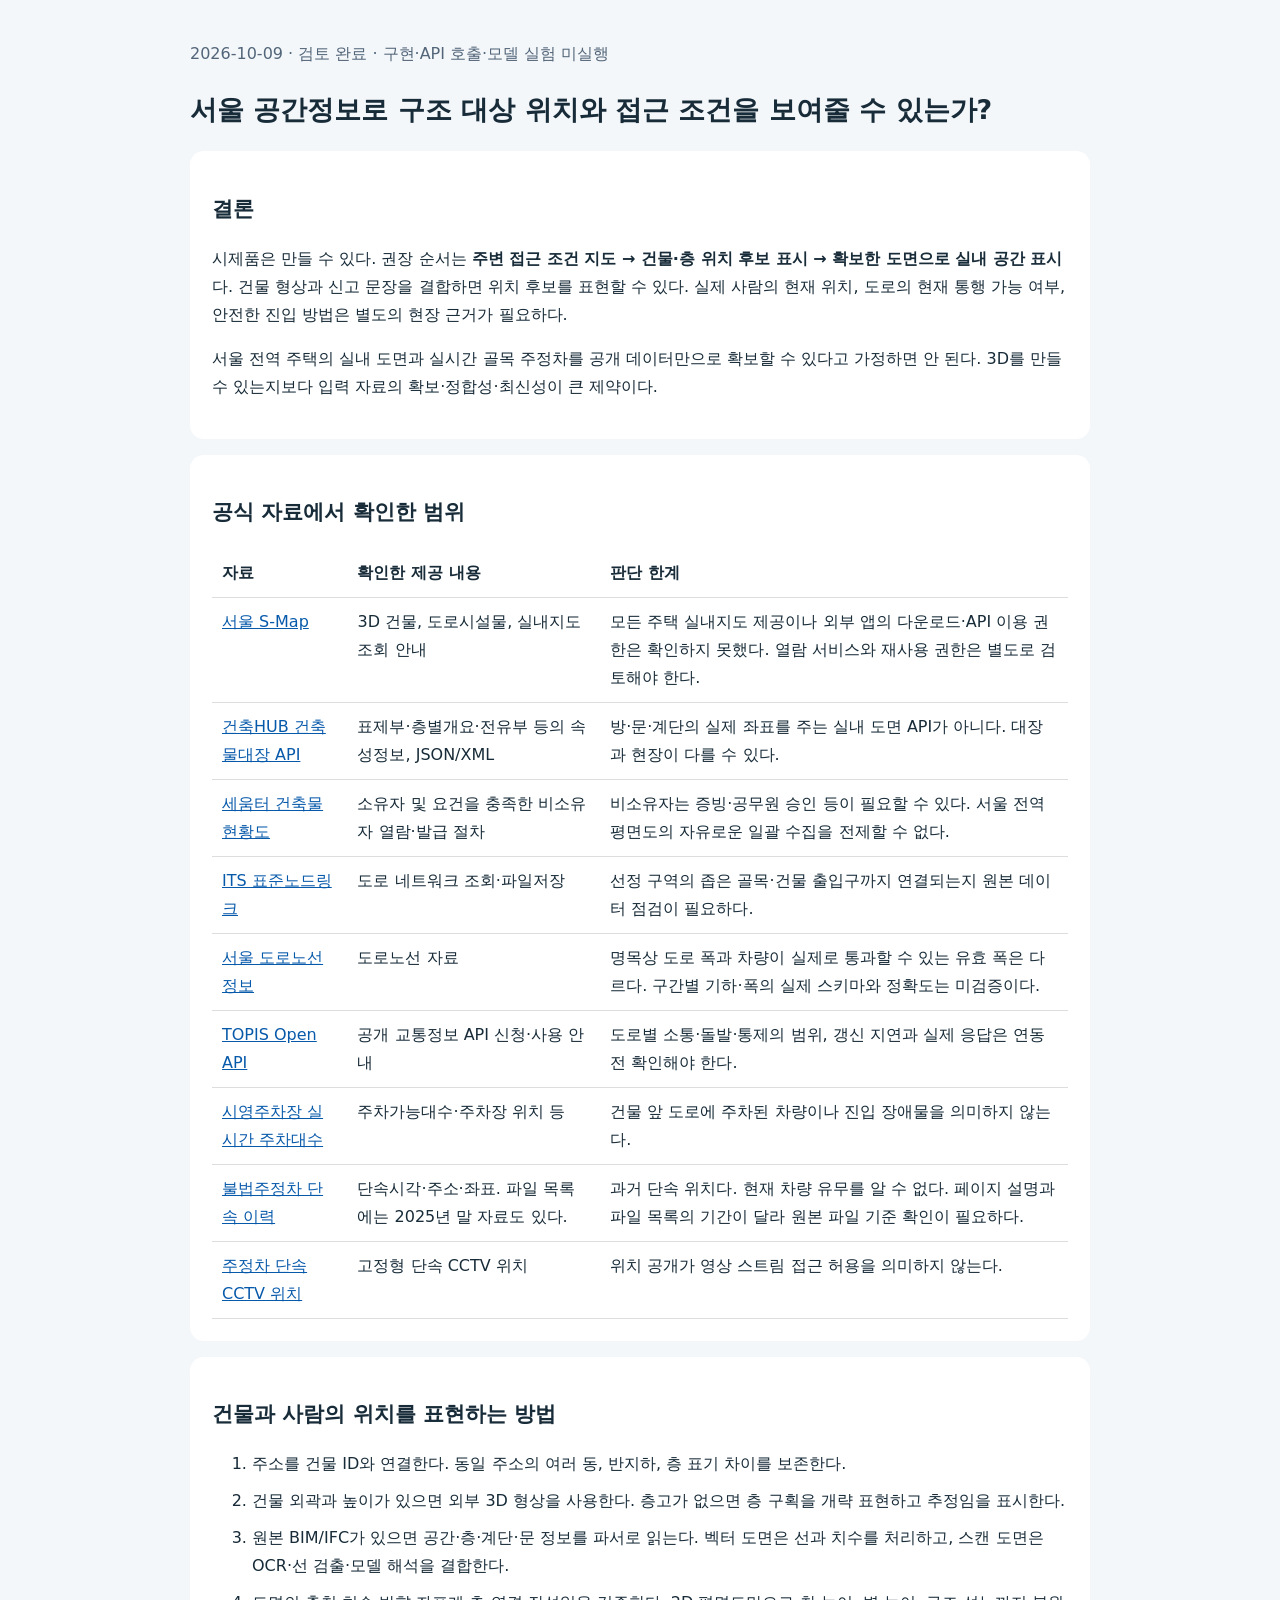
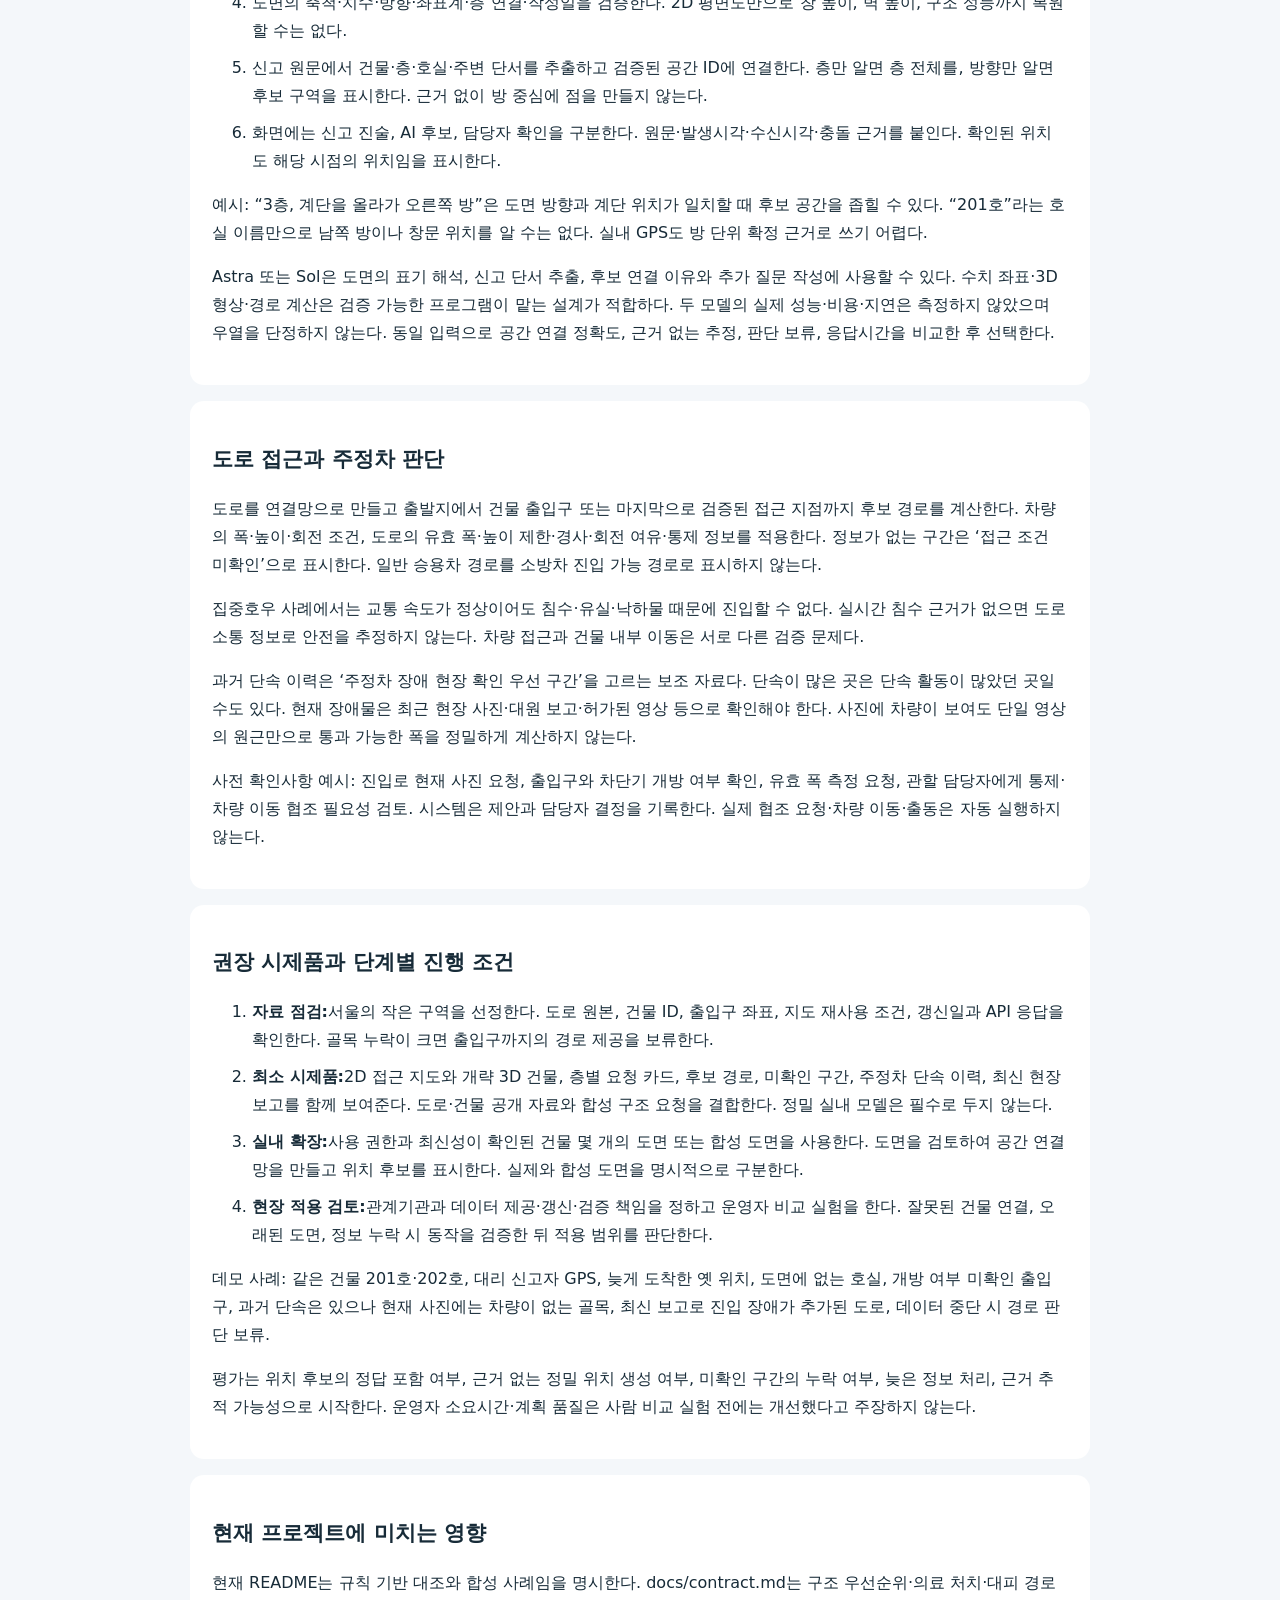
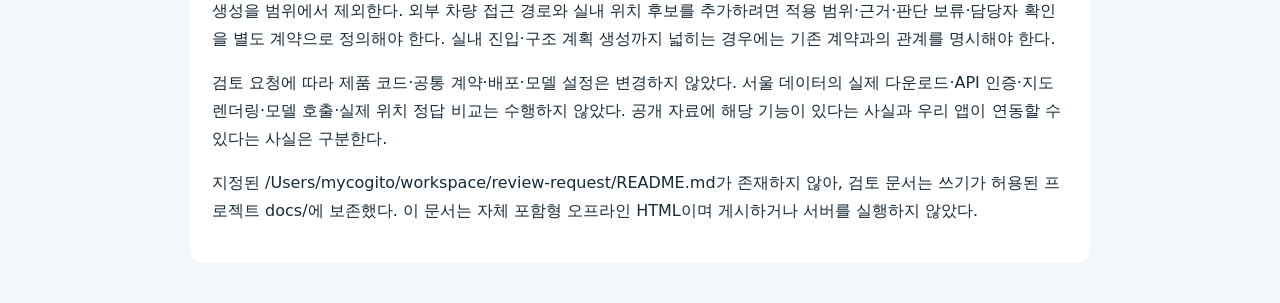
<file: docs/seoul-spatial-rescue-review-2026-10-09.html>
<!doctype html><html lang="ko"><meta charset="utf-8"><meta name="viewport" content="width=device-width,initial-scale=1"><title>서울 공간정보 기반 구조 지원 검토</title><style>body{font:16px/1.75 system-ui,sans-serif;color:#172b38;background:#f4f7fa;margin:0}main{max-width:900px;margin:auto;padding:24px}section{background:white;padding:22px;border-radius:14px;margin:16px 0}h1{font-size:27px}h2{font-size:21px}a{color:#0759aa}table{width:100%;border-collapse:collapse}td,th{padding:10px;border-bottom:1px solid #ddd;text-align:left;vertical-align:top}.scroll{overflow:auto}.tag{color:#526579}li{margin:9px 0}</style><main><p class="tag">2026-10-09 · 검토 완료 · 구현·API 호출·모델 실험 미실행</p><h1>서울 공간정보로 구조 대상 위치와 접근 조건을 보여줄 수 있는가?</h1><section><h2>결론</h2><p>시제품은 만들 수 있다. 권장 순서는 <b>주변 접근 조건 지도 → 건물·층 위치 후보 표시 → 확보한 도면으로 실내 공간 표시</b>다. 건물 형상과 신고 문장을 결합하면 위치 후보를 표현할 수 있다. 실제 사람의 현재 위치, 도로의 현재 통행 가능 여부, 안전한 진입 방법은 별도의 현장 근거가 필요하다.</p><p>서울 전역 주택의 실내 도면과 실시간 골목 주정차를 공개 데이터만으로 확보할 수 있다고 가정하면 안 된다. 3D를 만들 수 있는지보다 입력 자료의 확보·정합성·최신성이 큰 제약이다.</p></section><section><h2>공식 자료에서 확인한 범위</h2><div class="scroll"><table><tr><th>자료</th><th>확인한 제공 내용</th><th>판단 한계</th></tr><tr><td><a href="https://smap.seoul.go.kr/guide/guide.html">서울 S-Map</a></td><td>3D 건물, 도로시설물, 실내지도 조회 안내</td><td>모든 주택 실내지도 제공이나 외부 앱의 다운로드·API 이용 권한은 확인하지 못했다. 열람 서비스와 재사용 권한은 별도로 검토해야 한다.</td></tr><tr><td><a href="https://www.data.go.kr/data/15134735/openapi.do">건축HUB 건축물대장 API</a></td><td>표제부·층별개요·전유부 등의 속성정보, JSON/XML</td><td>방·문·계단의 실제 좌표를 주는 실내 도면 API가 아니다. 대장과 현장이 다를 수 있다.</td></tr><tr><td><a href="https://www.eais.go.kr/moct/bci/aaa01/BCIAAA01V01">세움터 건축물현황도</a></td><td>소유자 및 요건을 충족한 비소유자 열람·발급 절차</td><td>비소유자는 증빙·공무원 승인 등이 필요할 수 있다. 서울 전역 평면도의 자유로운 일괄 수집을 전제할 수 없다.</td></tr><tr><td><a href="https://www.its.go.kr/nodelink/nodelinkStatus?service=inquiryNodelink">ITS 표준노드링크</a></td><td>도로 네트워크 조회·파일저장</td><td>선정 구역의 좁은 골목·건물 출입구까지 연결되는지 원본 데이터 점검이 필요하다.</td></tr><tr><td><a href="https://www.data.go.kr/data/15047292/fileData.do">서울 도로노선 정보</a></td><td>도로노선 자료</td><td>명목상 도로 폭과 차량이 실제로 통과할 수 있는 유효 폭은 다르다. 구간별 기하·폭의 실제 스키마와 정확도는 미검증이다.</td></tr><tr><td><a href="https://topis.seoul.go.kr/refRoom/openRefRoom_4.do">TOPIS Open API</a></td><td>공개 교통정보 API 신청·사용 안내</td><td>도로별 소통·돌발·통제의 범위, 갱신 지연과 실제 응답은 연동 전 확인해야 한다.</td></tr><tr><td><a href="https://data.seoul.go.kr/bsp/wgs/dataView/data300View/5887.do">시영주차장 실시간 주차대수</a></td><td>주차가능대수·주차장 위치 등</td><td>건물 앞 도로에 주차된 차량이나 진입 장애물을 의미하지 않는다.</td></tr><tr><td><a href="https://data.seoul.go.kr/dataList/OA-22190/F/1/datasetView.do">불법주정차 단속 이력</a></td><td>단속시각·주소·좌표. 파일 목록에는 2025년 말 자료도 있다.</td><td>과거 단속 위치다. 현재 차량 유무를 알 수 없다. 페이지 설명과 파일 목록의 기간이 달라 원본 파일 기준 확인이 필요하다.</td></tr><tr><td><a href="https://data.seoul.go.kr/dataList/OA-20483/S/1/datasetView.do">주정차 단속 CCTV 위치</a></td><td>고정형 단속 CCTV 위치</td><td>위치 공개가 영상 스트림 접근 허용을 의미하지 않는다.</td></tr></table></div></section><section><h2>건물과 사람의 위치를 표현하는 방법</h2><ol><li>주소를 건물 ID와 연결한다. 동일 주소의 여러 동, 반지하, 층 표기 차이를 보존한다.</li><li>건물 외곽과 높이가 있으면 외부 3D 형상을 사용한다. 층고가 없으면 층 구획을 개략 표현하고 추정임을 표시한다.</li><li>원본 BIM/IFC가 있으면 공간·층·계단·문 정보를 파서로 읽는다. 벡터 도면은 선과 치수를 처리하고, 스캔 도면은 OCR·선 검출·모델 해석을 결합한다.</li><li>도면의 축척·치수·방향·좌표계·층 연결·작성일을 검증한다. 2D 평면도만으로 창 높이, 벽 높이, 구조 성능까지 복원할 수는 없다.</li><li>신고 원문에서 건물·층·호실·주변 단서를 추출하고 검증된 공간 ID에 연결한다. 층만 알면 층 전체를, 방향만 알면 후보 구역을 표시한다. 근거 없이 방 중심에 점을 만들지 않는다.</li><li>화면에는 신고 진술, AI 후보, 담당자 확인을 구분한다. 원문·발생시각·수신시각·충돌 근거를 붙인다. 확인된 위치도 해당 시점의 위치임을 표시한다.</li></ol><p>예시: “3층, 계단을 올라가 오른쪽 방”은 도면 방향과 계단 위치가 일치할 때 후보 공간을 좁힐 수 있다. “201호”라는 호실 이름만으로 남쪽 방이나 창문 위치를 알 수는 없다. 실내 GPS도 방 단위 확정 근거로 쓰기 어렵다.</p><p>Astra 또는 Sol은 도면의 표기 해석, 신고 단서 추출, 후보 연결 이유와 추가 질문 작성에 사용할 수 있다. 수치 좌표·3D 형상·경로 계산은 검증 가능한 프로그램이 맡는 설계가 적합하다. 두 모델의 실제 성능·비용·지연은 측정하지 않았으며 우열을 단정하지 않는다. 동일 입력으로 공간 연결 정확도, 근거 없는 추정, 판단 보류, 응답시간을 비교한 후 선택한다.</p></section><section><h2>도로 접근과 주정차 판단</h2><p>도로를 연결망으로 만들고 출발지에서 건물 출입구 또는 마지막으로 검증된 접근 지점까지 후보 경로를 계산한다. 차량의 폭·높이·회전 조건, 도로의 유효 폭·높이 제한·경사·회전 여유·통제 정보를 적용한다. 정보가 없는 구간은 ‘접근 조건 미확인’으로 표시한다. 일반 승용차 경로를 소방차 진입 가능 경로로 표시하지 않는다.</p><p>집중호우 사례에서는 교통 속도가 정상이어도 침수·유실·낙하물 때문에 진입할 수 없다. 실시간 침수 근거가 없으면 도로소통 정보로 안전을 추정하지 않는다. 차량 접근과 건물 내부 이동은 서로 다른 검증 문제다.</p><p>과거 단속 이력은 ‘주정차 장애 현장 확인 우선 구간’을 고르는 보조 자료다. 단속이 많은 곳은 단속 활동이 많았던 곳일 수도 있다. 현재 장애물은 최근 현장 사진·대원 보고·허가된 영상 등으로 확인해야 한다. 사진에 차량이 보여도 단일 영상의 원근만으로 통과 가능한 폭을 정밀하게 계산하지 않는다.</p><p>사전 확인사항 예시: 진입로 현재 사진 요청, 출입구와 차단기 개방 여부 확인, 유효 폭 측정 요청, 관할 담당자에게 통제·차량 이동 협조 필요성 검토. 시스템은 제안과 담당자 결정을 기록한다. 실제 협조 요청·차량 이동·출동은 자동 실행하지 않는다.</p></section><section><h2>권장 시제품과 단계별 진행 조건</h2><ol><li><b>자료 점검:</b>서울의 작은 구역을 선정한다. 도로 원본, 건물 ID, 출입구 좌표, 지도 재사용 조건, 갱신일과 API 응답을 확인한다. 골목 누락이 크면 출입구까지의 경로 제공을 보류한다.</li><li><b>최소 시제품:</b>2D 접근 지도와 개략 3D 건물, 층별 요청 카드, 후보 경로, 미확인 구간, 주정차 단속 이력, 최신 현장 보고를 함께 보여준다. 도로·건물 공개 자료와 합성 구조 요청을 결합한다. 정밀 실내 모델은 필수로 두지 않는다.</li><li><b>실내 확장:</b>사용 권한과 최신성이 확인된 건물 몇 개의 도면 또는 합성 도면을 사용한다. 도면을 검토하여 공간 연결망을 만들고 위치 후보를 표시한다. 실제와 합성 도면을 명시적으로 구분한다.</li><li><b>현장 적용 검토:</b>관계기관과 데이터 제공·갱신·검증 책임을 정하고 운영자 비교 실험을 한다. 잘못된 건물 연결, 오래된 도면, 정보 누락 시 동작을 검증한 뒤 적용 범위를 판단한다.</li></ol><p>데모 사례: 같은 건물 201호·202호, 대리 신고자 GPS, 늦게 도착한 옛 위치, 도면에 없는 호실, 개방 여부 미확인 출입구, 과거 단속은 있으나 현재 사진에는 차량이 없는 골목, 최신 보고로 진입 장애가 추가된 도로, 데이터 중단 시 경로 판단 보류.</p><p>평가는 위치 후보의 정답 포함 여부, 근거 없는 정밀 위치 생성 여부, 미확인 구간의 누락 여부, 늦은 정보 처리, 근거 추적 가능성으로 시작한다. 운영자 소요시간·계획 품질은 사람 비교 실험 전에는 개선했다고 주장하지 않는다.</p></section><section><h2>현재 프로젝트에 미치는 영향</h2><p>현재 README는 규칙 기반 대조와 합성 사례임을 명시한다. docs/contract.md는 구조 우선순위·의료 처치·대피 경로 생성을 범위에서 제외한다. 외부 차량 접근 경로와 실내 위치 후보를 추가하려면 적용 범위·근거·판단 보류·담당자 확인을 별도 계약으로 정의해야 한다. 실내 진입·구조 계획 생성까지 넓히는 경우에는 기존 계약과의 관계를 명시해야 한다.</p><p>검토 요청에 따라 제품 코드·공통 계약·배포·모델 설정은 변경하지 않았다. 서울 데이터의 실제 다운로드·API 인증·지도 렌더링·모델 호출·실제 위치 정답 비교는 수행하지 않았다. 공개 자료에 해당 기능이 있다는 사실과 우리 앱이 연동할 수 있다는 사실은 구분한다.</p><p>지정된 /Users/mycogito/workspace/review-request/README.md가 존재하지 않아, 검토 문서는 쓰기가 허용된 프로젝트 docs/에 보존했다. 이 문서는 자체 포함형 오프라인 HTML이며 게시하거나 서버를 실행하지 않았다.</p></section></main></html>
</file>
<file: web/style.css>
:root{--canvas:#f3f5f8;--panel:#fff;--navy:#183449;--blue:#225e9e;--ink:#243b4b;--muted:#637583;--line:#dce3ea;--amber:#9b650c;--amber-bg:#fff4d6;--green:#197363;--green-bg:#e7f3ee;--red:#a33c35;--red-bg:#fff0ee;--radius:6px}
*{box-sizing:border-box}body{margin:0;color:var(--ink);background:var(--canvas);font:14px/1.55 'Apple SD Gothic Neo','Malgun Gothic','Noto Sans KR',sans-serif}button,input,select,textarea{font:inherit}button,a,input,select,textarea{touch-action:manipulation}button{border:1px solid #c9d4de;border-radius:4px;background:#fff;color:var(--ink);padding:8px 13px;cursor:pointer;font-weight:600;line-height:1.4}button:hover{background:#f0f4f8;border-color:#99afc3}button:disabled{opacity:.48;cursor:default}button.primary{background:var(--blue);border-color:var(--blue);color:#fff}button.primary:hover{background:#1b4f86}button.small{font-size:12px;padding:6px 10px}a{color:var(--blue);text-decoration:none}a:hover{text-decoration:underline}:focus-visible{outline:3px solid #4d91d0;outline-offset:3px}h1,h2,h3,p{margin:0}h1{font-size:24px;letter-spacing:-.5px;line-height:1.35}h2{font-size:16px;line-height:1.4}h3{font-size:14px}small,.muted{color:var(--muted);font-size:12px}.skip-link{position:fixed;top:-60px;left:12px;z-index:20;padding:10px 15px;background:white;border:2px solid var(--blue)}.skip-link:focus{top:8px}.topbar{height:64px;display:flex;align-items:center;justify-content:space-between;gap:20px;padding:0 26px;background:var(--panel);border-bottom:1px solid var(--line);position:sticky;top:0;z-index:5}.brand{display:flex;align-items:center;gap:12px;color:var(--navy);white-space:nowrap}.brand:hover{text-decoration:none}.brand strong{font-size:22px;letter-spacing:-.7px}.brand-mark{display:flex;align-items:center;justify-content:center;width:29px;height:29px;background:var(--navy);color:white;font-size:24px;border-radius:4px;font-weight:500}.brand-sub{font-size:13px;color:var(--muted);margin-left:8px;border-left:1px solid var(--line);padding-left:18px}.topbar-tools{display:flex;gap:20px;align-items:center;font-size:12px}.synthetic-badge{border:1px solid #c8d6e2;background:#f2f6fa;border-radius:3px;padding:3px 8px;color:#526b80}.operator{color:var(--muted)}.app-shell{display:grid;grid-template-columns:204px minmax(0,1fr);min-height:calc(100vh - 64px)}.sidebar{background:var(--navy);color:#c0d0dc;position:sticky;top:64px;height:calc(100vh - 64px);padding:26px 12px 20px;display:flex;flex-direction:column}.nav-label{font-size:11px;padding:0 15px 14px;color:#a7bdce}.sidebar nav{display:flex;flex-direction:column;gap:4px}.sidebar nav a{display:flex;align-items:center;gap:10px;padding:12px 14px;color:#c6d5df;border-radius:4px;font-size:13px;font-weight:500}.sidebar nav a:hover{text-decoration:none;background:#25475f}.sidebar nav a[aria-current=page]{background:#315a78;color:white;font-weight:700}.sidebar nav a>span:first-child{font-size:17px;width:18px;text-align:center}.nav-count{margin-left:auto;background:#44718f;padding:1px 6px;border-radius:3px;font-size:11px}.sidebar-bottom{margin-top:auto;padding:18px 14px 0;border-top:1px solid #335267;font-size:11px}.sidebar-bottom p{color:#9db3c4;margin-top:18px;line-height:1.8}.replay-link{color:#bacbd8;font-size:12px;display:flex;justify-content:space-between}main{min-width:0;padding:28px 30px 18px;max-width:1800px;width:100%;margin:auto}.page-head{display:flex;align-items:center;justify-content:space-between;gap:20px;margin-bottom:22px}.page-head p{color:var(--muted);font-size:13px;margin-top:6px}.head-actions,.button-row{display:flex;align-items:center;gap:8px;flex-wrap:wrap}.page-meta{display:flex;align-items:center;gap:8px;margin-bottom:7px;color:var(--muted);font-size:12px}.page-meta a{color:var(--muted)}.stats{display:grid;grid-template-columns:repeat(4,1fr);margin-bottom:22px;background:var(--panel);border:1px solid var(--line);border-radius:var(--radius)}.stat{padding:17px 20px;border-right:1px solid var(--line);display:flex;align-items:center;justify-content:space-between;gap:12px}.stat:last-child{border:0}.stat-label{font-size:12px;color:var(--muted)}.stat-number{font-size:27px;font-weight:700;font-variant-numeric:tabular-nums;color:var(--navy)}.stat-number.warning{color:var(--amber)}.stat-number.done{color:var(--green)}.dashboard-grid{display:grid;grid-template-columns:minmax(0,1fr) 275px;gap:20px;align-items:start}.panel{background:var(--panel);border:1px solid var(--line);border-radius:var(--radius);overflow:hidden}.panel-head{padding:16px 18px;display:flex;align-items:center;justify-content:space-between;gap:12px;border-bottom:1px solid var(--line)}.panel-head small{font-size:11px}.filters{padding:14px 16px;border-bottom:1px solid var(--line)}.filter-row{display:flex;align-items:center;gap:8px;flex-wrap:wrap}.filter-row+.filter-row{margin-top:12px}.search-wrap{position:relative;flex:1;min-width:200px}.search-wrap label{position:absolute;left:10px;top:8px;color:var(--muted);font-size:14px}.search-wrap input{padding-left:35px!important;width:100%}.filter-select{max-width:160px}.filter-row select,.filter-row input{padding:8px 10px;border:1px solid #cdd7e0;border-radius:4px;background:#fff;color:var(--ink);font-size:12px;height:35px}.filter-chip{font-size:12px;padding:5px 11px;border:1px solid var(--line);font-weight:500;background:#f7f9fb}.filter-chip.active{background:#e8f0f8;border-color:#a0bad2;color:var(--blue);font-weight:700}.filter-count{font-size:11px;color:var(--muted);margin-left:2px}.table-container{overflow-x:auto}table{border-collapse:collapse;width:100%;font-size:13px;text-align:left}thead{background:#f7f9fb}th{font-size:11px;color:var(--muted);font-weight:600;padding:11px 13px;border-bottom:1px solid var(--line);white-space:nowrap}td{padding:14px 13px;border-bottom:1px solid #e7edf2;vertical-align:middle}tbody tr:last-child td{border-bottom:0}tbody tr:hover{background:#f6f9fc}.incident-cell{min-width:180px}.incident-link{font-weight:700;color:var(--ink);display:inline-block;max-width:290px;line-height:1.4}.incident-link:hover{color:var(--blue)}.incident-id{display:block;font-size:10px;font-variant-numeric:tabular-nums;color:var(--muted);margin-top:4px}.location-cell{font-size:12px;min-width:125px;max-width:190px}.location-cell small{display:block;margin-top:3px}.channel-cell{font-size:11px;color:var(--muted);max-width:130px}.count-cell{white-space:nowrap;font-variant-numeric:tabular-nums}.status{display:inline-flex;align-items:center;font-size:11px;font-weight:600;border-radius:3px;padding:3px 7px;white-space:nowrap;background:#eef2f6;color:#516a7d}.status.dispatched{background:#e8eff8;color:#285788}.status.on_scene,.status.rescuing{background:#e5f0fa;color:#195c98}.status.reviewing{background:var(--amber-bg);color:var(--amber)}.status.closed{background:var(--green-bg);color:var(--green)}.priority{display:inline-flex;align-items:center;font-size:11px;font-weight:600;gap:5px;white-space:nowrap}.priority::before{content:'';width:5px;height:5px;border-radius:50%;background:#758b9e}.priority.urgent{color:var(--red)}.priority.urgent::before{background:var(--red)}.priority.high{color:var(--amber)}.priority.high::before{background:var(--amber)}.cell-time{white-space:nowrap;font-size:11px;color:var(--muted);font-variant-numeric:tabular-nums}.table-foot{display:flex;justify-content:space-between;gap:12px;padding:11px 16px;font-size:11px;color:var(--muted);background:#fbfcfd;border-top:1px solid var(--line)}.side-stack{display:grid;gap:16px}.side-stack .panel-head{padding:14px 16px}.side-body{padding:4px 16px 14px}.resource-row{display:flex;justify-content:space-between;gap:10px;padding:12px 0;border-bottom:1px solid #e6ecf1;font-size:12px}.resource-row:last-child{border:0}.resource-row strong{display:block;font-size:12px}.resource-row small{display:block;margin-top:3px;font-size:10px}.available{color:var(--green);font-size:11px;white-space:nowrap}.assigned{color:var(--muted);font-size:11px;white-space:nowrap}.handoff-link{display:block;border-bottom:1px solid #e9edf2;padding:12px 0;color:var(--ink);font-size:12px}.handoff-link:last-child{border:0}.handoff-link small{display:block;color:var(--amber);font-size:11px;margin-top:4px}.handoff-link strong{display:block;margin-top:3px}.empty{padding:36px 24px;text-align:center;color:var(--muted);font-size:13px;line-height:1.8}.empty strong{display:block;color:var(--ink);margin-bottom:4px;font-size:14px}.loading{display:flex;align-items:center;justify-content:center;gap:12px;min-height:300px;color:var(--muted)}.loading-dot{width:8px;height:8px;background:var(--blue);border-radius:50%}.workspace-footer{display:flex;align-items:center;gap:12px;justify-content:flex-end;color:var(--muted);font-size:11px;margin-top:24px}.workspace-footer>span:first-child{margin-right:auto}.link-button{border:0;background:transparent;font-size:12px;color:var(--blue);padding:4px 0;font-weight:500}.icon-button{padding:0;width:30px;height:30px;border:0;font-size:23px;line-height:1;color:var(--muted);background:transparent}.page-error,.form-error{padding:12px 16px;margin-bottom:16px;border:1px solid #e5bab6;background:var(--red-bg);color:var(--red);border-radius:4px;font-size:13px}.page-error button{margin-left:12px}.facts-strip{display:grid;grid-template-columns:2.3fr .7fr 1.1fr 1.15fr;gap:0;background:white;border:1px solid var(--line);border-radius:var(--radius);margin-bottom:20px}.fact{padding:16px 20px;border-right:1px solid var(--line);min-width:0}.fact:last-child{border:0}.fact dt{font-size:11px;color:var(--muted);margin-bottom:5px}.fact dd{margin:0;font-weight:600;font-size:14px;overflow-wrap:anywhere}.fact dd small{font-weight:400;display:block;font-size:11px;margin-top:2px}.detail-grid{display:grid;grid-template-columns:minmax(0,1.35fr) minmax(265px,.85fr);gap:20px;align-items:start}.detail-main,.detail-side{display:grid;gap:18px;min-width:0}.section-tabs{display:flex;gap:0;border-bottom:1px solid var(--line);padding:0 18px;overflow:auto}.section-tabs button{border:0;border-radius:0;background:transparent;padding:13px 15px 11px;border-bottom:2px solid transparent;font-size:12px;font-weight:500;white-space:nowrap}.section-tabs button.active{border-bottom-color:var(--blue);color:var(--blue);font-weight:700}.timeline{padding:0 20px}.report{padding:20px 0;border-bottom:1px solid var(--line);scroll-margin-top:90px}.report:last-child{border:0}.report-head{display:flex;justify-content:space-between;gap:12px;align-items:start;font-size:11px;color:var(--muted)}.report-source{display:flex;flex-wrap:wrap;align-items:center;gap:7px}.channel-tag{background:#edf2f7;padding:2px 6px;border-radius:3px;color:#4b6780;font-weight:600}.report-kind{color:var(--blue);font-weight:600}.report-text{white-space:pre-wrap;overflow-wrap:anywhere;font-size:14px;line-height:1.8;margin-top:12px;max-width:76ch}.report-time{font-size:10px;color:var(--muted);margin-top:9px;font-variant-numeric:tabular-nums}.report-proposal{display:flex;gap:14px;flex-wrap:wrap;padding:8px 11px;background:#f3f6f9;border-radius:3px;margin-top:11px;font-size:12px;color:#4e677b}.attachments{margin-top:13px;display:grid;gap:12px}.image-preview{padding:0;border:1px solid var(--line);background:#f2f5f8;width:100%;max-width:450px;display:block;overflow:hidden;border-radius:4px;text-align:left}.image-preview img{display:block;width:100%;max-height:225px;object-fit:cover}.image-preview span{display:block;padding:7px 10px;color:var(--blue);font-size:11px}.media-caption{font-size:11px;line-height:1.6;color:var(--muted);margin-top:6px}.audio-box{background:#f3f6f9;border:1px solid var(--line);border-radius:4px;padding:11px 12px}.audio-box strong{display:block;font-size:12px;margin-bottom:8px}.audio-box audio{display:block;width:100%;height:38px}.transcript{margin-top:8px}.transcript summary{font-size:11px;color:var(--blue);cursor:pointer}.transcript p{font-size:12px;white-space:pre-wrap;margin-top:7px;line-height:1.8}.attachments video{max-width:100%;max-height:270px;border-radius:4px;display:block;background:#132534}.check-list{padding:4px 18px 12px}.check{padding:14px 0;border-bottom:1px solid #e4eaf0}.check:last-child{border:0}.check-title{display:flex;gap:8px;align-items:flex-start;font-size:13px}.check-marker{flex-shrink:0;width:17px;height:17px;border:1px solid #ddba67;color:var(--amber);border-radius:50%;text-align:center;font-size:11px;line-height:15px;font-weight:700}.check.info .check-marker{color:var(--blue);border-color:#8caccb}.check p{font-size:12px;line-height:1.7;color:#536b7b;margin:7px 0 0 25px}.check-links{display:flex;flex-wrap:wrap;gap:6px;margin:8px 0 0 25px}.check-links button{font-size:10px;padding:3px 7px;color:var(--blue);font-weight:500}.rule-label{font-size:10px;color:var(--muted);border:1px solid var(--line);padding:2px 6px;border-radius:3px;white-space:nowrap}.operations-body{padding:18px}.team-assignment{display:flex;justify-content:space-between;align-items:center;gap:12px;padding-bottom:16px;border-bottom:1px solid var(--line);margin-bottom:15px}.team-assignment strong{display:block;font-size:14px}.team-assignment small{font-size:11px;display:block;margin-top:4px}.progress-list{margin:15px 0;list-style:none;padding:0}.progress-item{border-left:2px solid #d6e1eb;padding:0 0 15px 14px;margin-left:4px;position:relative;font-size:12px}.progress-item::before{content:'';position:absolute;left:-5px;top:5px;width:8px;height:8px;border:2px solid white;border-radius:50%;background:#7c9cb9}.progress-item:last-child{padding-bottom:0}.progress-item strong{font-size:12px}.progress-item p{margin-top:4px;color:#566e7e;white-space:pre-wrap;line-height:1.7}.progress-item small{font-size:10px;display:block;margin-top:5px}.action-stack{display:grid;gap:8px;margin-top:16px}.operation-note{font-size:11px;color:var(--muted);margin:10px 0 0;line-height:1.7}.outcome-body{padding:18px}.outcome-summary{padding-bottom:12px;border-bottom:1px solid var(--line);margin-bottom:13px}.outcome-summary strong{color:var(--green);font-size:18px}.outcome-summary p{font-size:12px;margin-top:5px}.outcome-detail{font-size:12px;display:grid;grid-template-columns:75px minmax(0,1fr);gap:6px 10px;margin:0 0 15px}.outcome-detail dt{color:var(--muted)}.outcome-detail dd{margin:0;white-space:pre-wrap;overflow-wrap:anywhere}.audit-list{padding:0 20px}.audit-item{padding:16px 0;border-bottom:1px solid var(--line)}.audit-item:last-child{border:0}.audit-item summary{display:flex;justify-content:space-between;gap:12px;cursor:pointer;font-size:12px;align-items:flex-start}.audit-item summary span:last-child{color:var(--muted);font-size:10px;white-space:nowrap}.audit-reason{margin-top:8px;font-size:12px;line-height:1.7;color:#5a7080;white-space:pre-wrap}.audit-changes{margin-top:10px;background:#f5f7fa;padding:10px 12px;display:grid;gap:7px;font-size:11px;border-radius:4px}.change-row{display:grid;grid-template-columns:65px 1fr 1fr;gap:10px;overflow-wrap:anywhere}.change-row>span:first-child{color:var(--muted)}.history-label{font-size:10px;color:var(--muted);padding:14px 0 0}.result-history{padding:16px 0;border-bottom:1px solid var(--line)}.result-history strong{font-size:13px}.result-history p{font-size:12px;white-space:pre-wrap;margin-top:6px;color:#566d7d}.result-history small{font-size:10px}.resource-grid{display:grid;grid-template-columns:repeat(3,minmax(0,1fr));gap:16px}.resource-card{padding:20px;background:white;border:1px solid var(--line);border-radius:var(--radius)}.resource-card h2{font-size:16px;margin:7px 0}.resource-card .resource-type{font-size:11px;color:var(--muted)}.resource-card p{font-size:12px;color:var(--muted);margin:12px 0;min-height:37px}.resource-card .button-row{margin-top:14px}.resource-card select{width:100%;margin-top:12px;padding:8px 10px;border:1px solid var(--line);border-radius:4px;font-size:12px;background:white;color:var(--ink)}dialog{border:1px solid #ced8e1;border-radius:8px;padding:0;width:min(650px,calc(100vw - 32px));max-height:calc(100vh - 48px);color:var(--ink);box-shadow:0 18px 70px rgba(17,39,57,.25)}dialog::backdrop{background:rgba(16,34,49,.42)}.dialog-head{padding:21px 24px 18px;display:flex;justify-content:space-between;gap:16px;align-items:flex-start;border-bottom:1px solid var(--line)}.dialog-head h2{font-size:20px}.dialog-head p{margin-top:6px;font-size:12px;color:var(--muted);max-width:48ch}.dialog-fields{padding:20px 24px;display:grid;grid-template-columns:1fr 1fr;gap:16px}.field{min-width:0}.field.full{grid-column:1/-1}.field label{display:block;font-size:12px;font-weight:600;margin-bottom:6px}.field label .optional{font-size:10px;color:var(--muted);font-weight:400;margin-left:5px}.field input,.field select,.field textarea{width:100%;padding:9px 10px;border:1px solid #c6d3de;border-radius:4px;color:var(--ink);background:white;font-size:13px}.field input[aria-invalid=true],.field select[aria-invalid=true],.field textarea[aria-invalid=true]{border-color:var(--red);background:#fffafa}.field textarea{resize:vertical;min-height:96px;line-height:1.6}.field small{display:block;font-size:10px;margin-top:5px}.dialog-footer{display:flex;justify-content:flex-end;gap:8px;padding:15px 24px;border-top:1px solid var(--line);background:#f9fbfd;position:sticky;bottom:0}.dialog-footer button{min-width:78px}.form-error{margin:16px 24px 0}.form-error button{display:block;margin-top:8px;font-size:12px}.form-note{grid-column:1/-1;font-size:12px;background:#edf3f8;padding:11px 13px;color:#45647e;border-radius:4px;line-height:1.7}.basis-preview{grid-column:1/-1;background:#f3f6f9;border:1px solid var(--line);padding:12px 14px;border-radius:4px;font-size:12px;line-height:1.7}.basis-preview strong{display:block;margin-bottom:5px}.upload-list{margin-top:8px;display:grid;gap:5px}.upload-item{display:flex;justify-content:space-between;align-items:center;gap:8px;padding:6px 9px;background:#f1f5f8;border-radius:3px;font-size:11px;overflow-wrap:anywhere}.upload-item button{padding:2px 5px;font-size:11px;border:0;background:transparent;color:var(--red)}.media-dialog{width:min(1040px,calc(100vw - 32px));background:#fff}.media-dialog .dialog-head{padding:14px 20px;align-items:center}.media-dialog .dialog-head h2{font-size:16px}#media-content{padding:16px;text-align:center}#media-content img{max-width:100%;max-height:calc(100vh - 190px);object-fit:contain}#media-content p{font-size:12px;color:var(--muted);margin-top:10px}.toast{position:fixed;bottom:24px;left:50%;transform:translateX(-50%);z-index:30;max-width:calc(100vw - 36px);padding:12px 20px;border-radius:5px;background:var(--navy);color:white;box-shadow:0 5px 20px #18344930;font-size:13px}[hidden]{display:none!important}.sr-only{position:absolute;width:1px;height:1px;padding:0;margin:-1px;overflow:hidden;clip:rect(0,0,0,0);white-space:nowrap;border:0}
.attention-strip{display:grid;grid-template-columns:auto minmax(0,1fr) auto;gap:18px;align-items:center;background:#fff9eb;border:1px solid #dfc58d;border-left:4px solid var(--amber);border-radius:4px;padding:12px 15px;margin-bottom:22px;font-size:12px}.attention-strip.immediate{background:#fff4ee;border-color:#e2b299;border-left-color:#b04b26}.strip-label{display:block;font-size:10px;font-weight:600;color:var(--muted);margin-bottom:4px}.attention-strip-counts>div{display:flex;flex-wrap:wrap;column-gap:10px;row-gap:3px;max-width:230px}.attention-strip-counts strong{color:#a33f22}.attention-strip-top a{font-weight:700;color:var(--ink);font-size:13px}.attention-strip-top small{font-size:10px;color:var(--muted);font-weight:400;margin-left:4px}.attention-strip-top p{margin-top:3px;line-height:1.55;overflow-wrap:anywhere}.strip-open{font-size:11px;white-space:nowrap;font-weight:600}.attention-strip.clear{border-color:var(--line);border-left-color:#8da69a;background:#f9fbfa;grid-template-columns:auto 1fr}.strip-clear{font-size:12px;color:var(--muted)}.attention-section{margin-bottom:24px}.attention-section-head{display:flex;justify-content:space-between;align-items:center;gap:14px;margin-bottom:12px}.attention-section-head h2{font-size:17px}.attention-section-head h2>span{font-size:12px;color:var(--muted);font-weight:500;margin-left:5px}.attention-section-head p{font-size:11px;color:var(--muted);margin-top:4px;line-height:1.6}.attention-section-head>a{white-space:nowrap;font-size:12px;font-weight:600}.attention-grid{display:grid;grid-template-columns:repeat(3,minmax(0,1fr));gap:14px;align-items:start}.attention-card{background:white;border:1px solid var(--line);border-radius:var(--radius);min-width:0;overflow:hidden}.attention-card-head{padding:13px 15px;border-bottom:1px solid var(--line);background:#fbfcfd}.attention-card-head .incident-id{margin-top:0}.attention-card-head h2{font-size:15px;line-height:1.5;margin:4px 0}.attention-card-head h2 a{color:var(--ink)}.attention-card-head>p{font-size:12px;color:#536b7b;overflow-wrap:anywhere;margin-bottom:8px}.attention-context{display:flex;flex-wrap:wrap;align-items:center;gap:5px 10px;font-size:11px;color:var(--muted)}.operator-priority{display:inline-flex;align-items:center;gap:6px;font-size:11px;color:var(--muted);white-space:nowrap}.attention-task{padding:14px 15px;border-left:3px solid #aabdc9;border-bottom:1px solid var(--line);font-size:12px}.attention-task:last-child{border-bottom:0}.attention-task.immediate{border-left-color:#b04b26}.attention-task.decision{border-left-color:#c3932d}.attention-task-head{display:flex;align-items:center;flex-wrap:wrap;gap:5px 8px;margin-bottom:8px}.attention-level{display:inline-flex;padding:2px 6px;background:#eff3f6;color:#536b7b;border-radius:3px;font-size:11px;font-weight:700}.attention-level.immediate{background:#fff0e8;color:#a13f21}.attention-level.decision{background:var(--amber-bg);color:var(--amber)}.attention-task-head .rule-label{font-size:9px;border:0;padding:0;white-space:normal}.attention-task h3{font-size:14px;line-height:1.6;margin:0 0 8px}.attention-explanation{margin:0;display:grid;gap:9px;line-height:1.65}.attention-explanation dt{font-size:10px;color:var(--muted);font-weight:600;margin-bottom:2px}.attention-explanation dd{margin:0;overflow-wrap:anywhere;color:#304b60}.attention-evidence{margin-top:12px}.attention-evidence blockquote{margin:0 0 8px;padding:9px 10px;background:#f4f7fa;border-radius:3px}.attention-evidence blockquote p{font-size:12px;line-height:1.65;white-space:pre-wrap;overflow-wrap:anywhere}.attention-evidence footer{display:flex;flex-wrap:wrap;justify-content:space-between;align-items:center;gap:3px 10px;margin-top:5px;font-size:9px;color:var(--muted)}.attention-evidence footer button{font-size:10px;text-align:left;overflow-wrap:anywhere}.attention-no-evidence{font-size:11px;color:var(--muted);line-height:1.7}.attention-next{border-top:1px solid var(--line);padding-top:10px;margin-top:10px}.attention-next p{font-size:12px;line-height:1.65;margin-bottom:9px;overflow-wrap:anywhere}.attention-next button{font-size:12px;color:var(--blue);border-color:#b6cadd;background:#f8fbfe;max-width:100%;white-space:normal;line-height:1.5;text-align:left;padding:7px 10px}.attention-more{display:block;padding:9px 15px;font-size:11px;background:#f7f9fb;border-top:1px solid var(--line)}.detail-attention{grid-template-columns:1fr}.detail-attention .attention-card-head{display:none}.detail-attention .attention-task{display:grid;grid-template-columns:1.2fr 1fr .9fr;gap:0 20px;padding:16px 18px}.detail-attention .attention-task-head{grid-column:1/-1}.detail-attention .attention-task h3{grid-column:1/-1}.detail-attention .attention-evidence{margin-top:0}.detail-attention .attention-next{margin:0;padding:0 0 0 16px;border-top:0;border-left:1px solid var(--line)}.table-attention{display:block;font-size:11px;line-height:1.6;color:#536b7b;margin-top:6px;max-width:290px}.table-attention.immediate{color:#a13f21}.table-attention.decision{color:var(--amber)}.attention-empty{background:white;border:1px solid var(--line);border-radius:var(--radius);padding:17px 20px;font-size:12px;color:var(--muted)}.attention-empty strong{font-size:13px;color:var(--ink)}.attention-empty p{margin-top:4px}.sidebar nav a[data-nav=attention]{white-space:nowrap;padding-left:10px;padding-right:10px}.sidebar nav a[data-nav=attention]>span:first-child{font-weight:700;color:#ffe0a2}.sidebar nav a[data-nav=attention] .nav-count{background:#84663a;color:#fff3d8}
@media(min-width:1600px){main{padding:32px 40px}.dashboard-grid{grid-template-columns:minmax(0,1fr) 300px}}@media(max-width:1250px){.app-shell{grid-template-columns:185px minmax(0,1fr)}main{padding:24px 22px}.dashboard-grid{grid-template-columns:1fr}.side-stack{grid-template-columns:1fr 1fr}.detail-grid{grid-template-columns:minmax(0,1fr) 310px}.resource-grid{grid-template-columns:repeat(2,minmax(0,1fr))}.stat{padding:15px}.location-cell{min-width:100px}}@media(max-width:1100px) and (min-width:721px){.attention-grid:not(.detail-attention){grid-template-columns:1fr}.attention-grid:not(.detail-attention) .attention-card{display:grid;grid-template-columns:210px minmax(0,1fr)}.attention-card-head{border-bottom:0;border-right:1px solid var(--line)}.attention-grid:not(.detail-attention) .attention-more{grid-column:1/-1}.attention-strip{grid-template-columns:auto minmax(0,1fr);gap:8px 16px}.strip-open{grid-column:2}.attention-strip-counts{grid-row:1/3}}@media(max-width:1020px){.brand-sub{display:none}.app-shell{grid-template-columns:165px minmax(0,1fr)}.sidebar nav a{padding:11px 9px;font-size:12px;gap:8px}.nav-label{padding-left:9px}.detail-grid{grid-template-columns:1fr}.detail-side{grid-template-columns:1fr 1fr}.facts-strip{grid-template-columns:1.8fr .7fr 1fr}.fact:last-child{display:none}.stat-number{font-size:23px}.stat{padding:13px 12px;gap:8px}.stats .stat-label{font-size:11px}.incident-cell{min-width:165px}.detail-attention .attention-task{grid-template-columns:1fr 1fr}.detail-attention .attention-next{grid-column:1/-1;border:0;border-top:1px solid var(--line);margin-top:12px;padding:12px 0 0}}@media(max-width:720px){.topbar{height:58px;padding:0 16px}.brand strong{font-size:21px}.brand-mark{width:26px;height:26px}.topbar-tools{gap:8px}.operator{display:none}.synthetic-badge{font-size:10px}.app-shell{display:block}.sidebar{position:sticky;top:58px;height:auto;padding:0;z-index:4;background:var(--navy)}.nav-label,.sidebar-bottom{display:none}.sidebar nav{flex-direction:row;gap:0;overflow-x:auto}.sidebar nav a{padding:11px 14px;white-space:nowrap;border-radius:0;font-size:12px;flex:1;justify-content:center}.sidebar nav a>span:first-child{display:none}.nav-count{display:none}.sidebar nav a[data-nav=attention] .nav-count{display:inline;margin-left:2px;font-size:10px}main{padding:22px 16px 16px}.page-head{align-items:flex-start;gap:10px;margin-bottom:17px}h1{font-size:22px}.page-head p{font-size:12px}.page-head>.head-actions{justify-content:flex-end}.page-head>.head-actions button{font-size:12px;padding:8px 10px}.stats{grid-template-columns:repeat(2,1fr);margin-bottom:16px}.stat{padding:12px 15px}.stat:nth-child(2){border:0}.stat:nth-child(-n+2){border-bottom:1px solid var(--line)}.dashboard-grid{gap:16px}.filter-row select{max-width:none;flex:1}.side-stack{grid-template-columns:1fr}.filter-chip{padding:5px 9px}.table-container table{min-width:720px}.facts-strip{grid-template-columns:1fr 1fr;margin-bottom:16px}.fact{padding:12px 14px}.fact:first-child{grid-column:1/-1;border-right:0;border-bottom:1px solid var(--line)}.fact:last-child{display:block}.fact:nth-child(3){border:0}.fact:last-child{grid-column:1/-1;border-top:1px solid var(--line)}.detail-side{grid-template-columns:1fr}.detail-grid{gap:16px}.panel-head{padding:14px 15px}.timeline,.audit-list{padding:0 15px}.report{padding:17px 0}.report-head{flex-wrap:wrap;gap:5px}.resource-grid{grid-template-columns:1fr}.dialog-fields{grid-template-columns:1fr;padding:18px;gap:14px}.field.full{grid-column:auto}.dialog-head{padding:18px}.dialog-head h2{font-size:18px}.dialog-footer{padding:14px 18px}.form-error{margin:14px 18px 0}.workspace-footer{flex-wrap:wrap;font-size:10px}.workspace-footer>span:first-child{display:none}.report-proposal{font-size:11px}.page-meta{font-size:11px}.attention-strip{grid-template-columns:1fr;gap:10px;padding:11px 13px;margin-bottom:18px}.attention-strip-counts>div{max-width:none}.attention-strip.clear{grid-template-columns:1fr;gap:4px}.attention-grid{grid-template-columns:1fr}.attention-section-head{align-items:flex-start}.attention-section-head h2{font-size:16px}.attention-section-head>a{font-size:11px}.attention-card-head{padding:13px 15px}.attention-task{font-size:13px}.attention-explanation,.attention-next p,.attention-evidence blockquote p{font-size:13px}.detail-attention .attention-task{display:block;padding:15px}.detail-attention .attention-next{padding-top:12px}.detail-attention .attention-evidence{margin-top:12px}.attention-strip-top small{display:block;margin-left:0}}@media(prefers-reduced-motion:reduce){*{scroll-behavior:auto!important}}

/* 넓은 사건 선택 영역과 44px 업무 목표. 원문/폼은 독립 조작을 유지한다. */
button{min-height:44px;white-space:nowrap;word-break:keep-all;max-width:100%}
.icon-button{width:44px;height:44px;min-width:44px;flex:0 0 44px}
.filter-row input,.filter-row select,.resource-card select,.field input,.field select{min-height:44px;height:auto}
.section-tabs{padding:8px 16px;gap:8px;flex-wrap:wrap;overflow:visible}
.section-tabs button{min-height:44px;padding:10px 14px;border-radius:3px}
.report-toolbar{display:flex;align-items:center;flex-wrap:wrap;padding:16px;gap:8px;border-bottom:1px solid var(--line)}
.report-toolbar .filter-count{margin-left:auto;white-space:nowrap;padding:4px 0}
.filter-row{gap:8px}.filter-chip{min-height:44px;padding:9px 12px}
.panel-head{flex-wrap:wrap;min-width:0}.panel-head>h2{min-width:0}
.head-actions,.button-row,.dialog-footer{gap:8px}.dialog-footer{flex-wrap:wrap}
.dialog-head>div{min-width:0}.dialog-head h2,.page-head h1{word-break:keep-all;overflow-wrap:break-word}
.page-head{flex-wrap:wrap}.page-head>div:first-child{min-width:0;flex:1 1 230px}
.head-actions{max-width:100%}.head-actions>button,.page-head>.primary{flex-shrink:0}
.link-button{display:inline-flex;align-items:center;justify-content:center;min-height:44px;padding:8px 6px}
.check-links button{min-height:44px;padding:8px 10px;white-space:normal;word-break:keep-all;overflow-wrap:anywhere}
.attention-evidence footer button{min-height:44px;padding:8px 0;white-space:normal;word-break:keep-all}
.attention-next button{min-height:44px;padding:10px 12px;word-break:keep-all}
.attention-more,.strip-open,.attention-section-head>a,.resource-card .button-row>a{display:flex;align-items:center;min-height:44px}
.attention-more{padding:10px 15px}.strip-open{padding:8px 0}.handoff-link{min-height:44px;padding:14px 0}
[data-incident-surface]{cursor:pointer}
.attention-card[data-incident-surface],.resource-card[data-incident-surface]{position:relative;transition:background-color .12s,border-color .12s,box-shadow .12s}
.attention-card[data-incident-surface]:hover,.attention-card[data-incident-surface]:focus-within,.resource-card[data-incident-surface]:hover,.resource-card[data-incident-surface]:focus-within{border-color:#729cbd;background:#f3f8fd;box-shadow:inset 0 0 0 1px #729cbd}
.attention-card[data-incident-surface]:hover .attention-card-head,.attention-card[data-incident-surface]:focus-within .attention-card-head{background:#edf4fb}
.attention-card:not([data-incident-surface]){cursor:default}
.attention-strip-top[data-incident-surface]{border:1px solid transparent;border-radius:3px;padding:8px 10px;margin:-4px -5px;min-width:0;min-height:44px}
.attention-strip-top[data-incident-surface]:hover,.attention-strip-top[data-incident-surface]:focus-within{background:#fffdf9;border-color:#b09158;box-shadow:inset 0 0 0 1px #b09158}
tr[data-incident-surface]:hover,tr[data-incident-surface]:focus-within{background:#eaf2fa;box-shadow:inset 3px 0 0 var(--blue),inset 0 1px 0 #96b4d0,inset 0 -1px 0 #96b4d0}
.handoff-link:hover,.handoff-link:focus-visible{background:#edf4fb;box-shadow:inset 3px 0 0 var(--blue);text-decoration:none}
[data-incident-surface] button,[data-incident-surface] a{position:relative}
.sidebar nav a[data-nav=attention]{gap:6px;padding-left:8px;padding-right:8px}
.workspace-footer{gap:8px 12px;flex-wrap:wrap}.workspace-footer>span{min-width:0}
@media(max-width:1020px){.detail-side{grid-template-columns:1fr}.attention-evidence footer{gap:4px 8px}.team-assignment{flex-wrap:wrap}.table-foot{flex-wrap:wrap}}
@media(max-width:720px){.page-head>.head-actions{width:100%;justify-content:flex-start}.page-head>div:first-child{flex-basis:100%}.page-head>.primary{max-width:100%}.report-toolbar{padding:16px;gap:8px}.report-toolbar .filter-count{flex:1 1 100%;margin:0}.section-tabs{padding:8px 16px;gap:8px}.section-tabs button{flex:1 1 auto}.attention-evidence footer{align-items:flex-start}.attention-evidence footer button{max-width:100%}.attention-section-head{flex-wrap:wrap}.attention-section-head>a{padding:0}.sidebar nav a{flex:0 0 auto;min-height:44px}.dialog-footer{padding:14px 18px}.dialog-footer button{flex:0 1 auto}.media-dialog .dialog-head{padding:12px 16px}.resource-card .button-row{align-items:flex-start}.filter-select{min-width:0}.attention-strip-top[data-incident-surface]{margin:0;padding:8px}.page-meta{flex-wrap:wrap}.table-foot>span{max-width:100%}}

.panel-head a{display:inline-flex;align-items:center;min-height:44px;padding:6px 0}.outcome-detail dd{min-width:0}.outcome-detail button{white-space:normal;word-break:keep-all}.head-actions .operator-priority{flex-wrap:wrap;white-space:normal}
.pages-notice{display:flex;align-items:baseline;flex-wrap:wrap;gap:4px 12px;border:1px solid #c9d8e4;border-radius:4px;background:#f5f9fc;padding:10px 14px;margin-bottom:16px;font-size:12px;color:#4d687c}.pages-notice strong{font-size:12px;color:var(--navy);white-space:nowrap}.pages-notice p{font-size:11px;line-height:1.7;flex:1 1 350px;min-width:0}.project-link{display:inline-flex;align-items:center;min-height:44px;font-size:11px;padding:8px 4px;white-space:nowrap}
/* AI drafts use the existing console palette and keep source separate from decisions. */
.service-intro{padding:24px}.service-intro p{margin-top:12px;line-height:1.8}.workspace-footer a{display:inline-flex;min-height:44px;align-items:center}.ai-dialog{width:min(960px,calc(100vw - 32px))}.ai-dialog pre,.report pre{white-space:pre-wrap;overflow-wrap:anywhere;font-family:inherit;font-size:12px}.ai-review-block{grid-column:1/-1;border:1px solid var(--line);padding:16px;border-radius:4px;min-width:0}.ai-review-block h3{font-size:15px;margin-bottom:10px}.ai-review-block p,.ai-review-block li{line-height:1.7}.ai-review-block ul{padding-left:20px}.ai-review-block blockquote{border-left:3px solid #96b4d0;padding-left:12px;margin:12px 0}.ai-review-block .field{margin-top:12px}.ai-stage{padding:14px;background:#edf4fb;border:1px solid #c9d8e4;grid-column:1/-1;line-height:1.7}.ai-confirm-check{display:flex;align-items:center;gap:10px;min-height:44px}.ai-confirm-check input{width:20px;height:20px;min-height:20px}.draft-recovery{display:flex;flex-wrap:wrap;gap:12px;align-items:center}.connection-label{flex:1 1 240px}.ai-state-failed{background:#fff4d6}.ai-dialog .dialog-footer{position:sticky;bottom:0;background:white;border-top:1px solid var(--line)}.ai-dialog details summary{cursor:pointer;min-height:44px;display:flex;align-items:center}.ai-dialog .field textarea{min-height:90px}.ai-dialog small{overflow-wrap:anywhere}
@media(max-width:720px){.ai-dialog{width:calc(100vw - 16px)}.ai-review-block{padding:12px}.service-intro{padding:18px}.ai-dialog .dialog-footer button{white-space:normal;flex:1 1 140px}}
.confirmed-intake{padding:16px;margin-bottom:20px}.confirmed-intake summary{min-height:44px;cursor:pointer;font-weight:600}.confirmed-intake h3{margin-top:14px}.confirmed-intake dl{display:grid;grid-template-columns:1fr 1fr;gap:8px 24px}.confirmed-intake dl div{display:flex;gap:12px}.confirmed-intake dt{color:var(--muted);min-width:100px}.confirmed-intake dd{margin:0;overflow-wrap:anywhere}.transcript blockquote{margin:12px 0;padding:8px 12px;border-left:3px solid #96b4d0}@media(max-width:720px){.confirmed-intake dl{grid-template-columns:1fr}}
.settings-grid{display:grid;grid-template-columns:1fr 1fr;gap:20px}.settings-grid h3{margin-top:20px}.settings-facts{display:grid;gap:12px;margin-top:20px}.settings-facts>div{display:grid;grid-template-columns:135px minmax(0,1fr);gap:12px}.settings-facts dt{color:var(--muted)}.settings-facts dd{margin:0;overflow-wrap:anywhere}.settings-command{white-space:pre-wrap;overflow-wrap:anywhere;background:#f3f6f9;border:1px solid var(--line);padding:14px;font:12px/1.8 ui-monospace,monospace;margin-top:12px}.settings-demo-link{display:inline-flex;align-items:center;min-height:44px;margin-top:12px}.settings-provider{display:flex;flex-wrap:wrap;gap:12px;margin-top:18px}.settings-provider label,.settings-provider p{flex:1 1 100%}.settings-provider select{min-height:44px;max-width:100%;padding:8px}.settings-grid p{overflow-wrap:anywhere}.pages-notice>a{min-height:44px;display:inline-flex;align-items:center}@media(max-width:1020px){.settings-grid{grid-template-columns:1fr}}@media(max-width:720px){.settings-facts>div{grid-template-columns:1fr;gap:4px}}

.featured-badge{display:inline-flex;align-items:center;gap:5px;color:#315a78;background:#edf3f8;border:1px solid #c8d6e2;border-radius:3px;font-size:11px;font-weight:600;padding:3px 7px;margin:0 0 6px}.featured-context{color:var(--muted);font-size:12px;padding:10px 14px;margin:0 0 18px;background:#f7f9fb;border-left:3px solid #a9bfd1}
</file>
<file: web/spatial/style.css>
:root{--ink:#183449;--muted:#617586;--line:#dce4ec;--blue:#225e9e;--bg:#f3f5f8;--amber:#a6600a}*{box-sizing:border-box}body{margin:0;font:15px/1.6 -apple-system,BlinkMacSystemFont,"Segoe UI",sans-serif;background:var(--bg);color:var(--ink)}a{color:var(--blue)}button,input{font:inherit}button{min-height:44px;border:1px solid #cbd7e2;border-radius:6px;background:white;color:var(--ink);padding:8px 13px;cursor:pointer}button:hover{background:#eff5fc}button:focus-visible,a:focus-visible,input:focus-visible,canvas:focus-visible{outline:3px solid #267fc8;outline-offset:3px}button[aria-pressed=true]{background:var(--blue);color:white;border-color:var(--blue)}header{background:#183449;color:white;padding:17px 28px;display:flex;align-items:center;justify-content:space-between;gap:12px}header a{color:#d9e9fa;text-decoration:none}header strong{font-size:19px}.badge{font-size:12px;border-radius:4px;padding:3px 8px;background:#fff4d6;color:#825600;white-space:nowrap}main{max-width:1480px;margin:auto;padding:24px}.intro{display:flex;justify-content:space-between;gap:20px;align-items:flex-start;margin-bottom:18px}h1{font-size:25px;margin:0 0 5px}h2{font-size:17px;margin:0 0 13px}h3{font-size:15px;margin:0 0 6px}p{margin:7px 0}.muted{color:var(--muted);font-size:13px}.layout{display:grid;grid-template-columns:minmax(0,1.75fr) minmax(320px,1fr);gap:18px;align-items:start}.panel{background:white;border:1px solid var(--line);border-radius:8px;overflow:hidden;margin-bottom:18px}.panel-title{padding:16px 18px;border-bottom:1px solid var(--line);display:flex;justify-content:space-between;align-items:center;gap:10px}.panel-title h2{margin:0}.body{padding:18px}.controls{display:flex;gap:8px;flex-wrap:wrap;align-items:center;padding:12px 16px;background:#f9fbfd;border-bottom:1px solid var(--line)}.controls label{display:flex;gap:6px;align-items:center;font-size:13px}input[type=range]{width:100px}.canvas-shell{position:relative;background:#edf3f7;overflow:hidden}canvas{display:block;width:100%;height:560px;touch-action:none;cursor:grab}canvas:active{cursor:grabbing}.scene-summary{padding:12px 17px;border-top:1px solid var(--line);background:#fff8eb}.scene-summary p{font-size:13px;margin:3px 0}.controls select{min-height:44px;max-width:130px;border:1px solid #cbd7e2;border-radius:6px;padding:6px;background:white;color:var(--ink)}.scene-caption{position:absolute;left:14px;top:14px;font-size:12px;background:#fffE;padding:7px 10px;border:1px solid var(--line);border-radius:4px;pointer-events:none}.legend{display:flex;flex-wrap:wrap;gap:14px;padding:12px 17px;font-size:12px;border-top:1px solid var(--line)}.dot{display:inline-block;width:11px;height:11px;border-radius:3px;margin-right:5px}.spaces{display:flex;flex-wrap:wrap;gap:7px;margin:0 0 13px}.spaces button{font-size:13px}.selected{padding:13px;border-left:4px solid var(--blue);background:#f0f6fc;min-height:90px}.route{display:flex;align-items:center;flex-wrap:wrap;gap:6px;font-size:13px;margin:12px 0}.route span{background:#eef3f8;padding:5px 8px;border-radius:4px}.notice{padding:11px 13px;background:#fff4d6;color:#775207;font-size:13px;border-radius:5px}.photo-button{border:0;padding:0;display:block;position:relative;width:100%;background:#eee;border-radius:0}.photo-button img{width:100%;height:240px;object-fit:cover;display:block}.photo-button .badge{position:absolute;bottom:10px;left:12px}.report{background:#f4f7fa;border-left:3px solid #6889a6;padding:12px 14px;font-size:15px;margin:12px 0}.result{background:#fff7e9;border:1px solid #e6ba6b;border-radius:6px;padding:14px}.result strong{font-size:18px;color:#865006}.evidence{margin:14px 0 0;padding-left:20px}.evidence li{margin:8px 0}.rows{display:grid;grid-template-columns:1fr 1fr;gap:14px}.condition{padding:14px;border:1px solid var(--line);border-radius:5px}.condition p{font-size:13px}.condition .label{font-size:11px;font-weight:600;color:#805500;letter-spacing:.05em}.condition .label.observed{color:#225e9e}.source-grid{display:grid;grid-template-columns:1fr 1fr;gap:20px}.source-preview{padding:0;display:block;width:100%;border:1px solid var(--line)}.source-preview img{width:100%;display:block}.details-grid{display:grid;grid-template-columns:100px 1fr;gap:5px 12px;font-size:13px}.details-grid dt{color:var(--muted)}.details-grid dd{margin:0}details{border-top:1px solid var(--line);margin-top:14px;padding-top:12px}summary{cursor:pointer;min-height:44px}pre{background:#f3f5f8;padding:14px;white-space:pre-wrap;word-break:break-word;font-size:12px;max-height:350px;overflow:auto}dialog{border:0;border-radius:8px;padding:16px;max-width:95vw;max-height:94vh}dialog::backdrop{background:#102636c9}dialog img{max-width:100%;max-height:76vh;object-fit:contain;display:block;margin:auto}.dialog-head{display:flex;justify-content:space-between;align-items:center;gap:10px;margin-bottom:10px}footer{font-size:12px;color:var(--muted);padding:8px 0 24px}.mode-description{font-size:12px;padding:8px 17px;background:#f9fbfd}.progress{font-size:12px;color:var(--muted)}.compact{font-size:13px}.empty{background:#f1f4f7;border-color:#ccd5df}.empty strong{color:#526879}
@media(max-width:1000px){.layout{grid-template-columns:1fr}canvas{height:440px}.intro{display:block}}@media(max-width:600px){main{padding:14px}header{padding:14px;flex-wrap:wrap}h1{font-size:22px}.rows,.source-grid{grid-template-columns:1fr}canvas{height:350px}.controls{padding:10px;gap:6px}.controls button{padding:6px 10px}.photo-button img{height:230px}.body{padding:14px}.panel-title{padding:14px}.badge{white-space:normal}}

.app-subtitle{font-size:13px;margin-left:12px}.back-link{margin-left:16px}.condition-note{margin-top:14px}.comparison-controls{padding:12px 0;border:0;background:none}.dot.link{background:#667f97}.dot.window{background:#9ad6df}.dot.common{background:#b9d5eb}.dot.candidate{background:#f4bb60}

/* Public source links retain 44px targets; original JPEG is not redistributed. */
.source-link{display:inline-flex;align-items:center;min-height:44px;max-width:100%;padding:8px 12px;border:1px solid #cbd7e2;border-radius:6px;overflow-wrap:anywhere;text-decoration:none;background:#f9fbfd}.source-link:hover{background:#eff5fc;border-color:#8eabc2}.source-note{padding:18px;background:#f3f7fb;border:1px solid var(--line);border-radius:6px;min-width:0}.source-grid>div{min-width:0}.source-note .source-link{margin:10px 0}.back-link{display:inline-flex;align-items:center;min-height:44px}.panel-title{flex-wrap:wrap}.controls label{min-height:44px}.controls input[type=range]{min-height:44px}.source-grid p{overflow-wrap:anywhere}@media(max-width:600px){.source-note{padding:14px}.source-link{width:100%;justify-content:center}.panel-title .source-link{width:auto}.controls label{max-width:100%}}

.controls select:focus-visible{outline:3px solid #267fc8;outline-offset:3px}

/* Shared situation-room shell: ../style.css owns the header/sidebar/navigation. */
.topbar{background:var(--panel);color:var(--ink)}
.app-shell>main{min-width:0;max-width:1800px;width:100%;padding:28px 30px 18px;margin:auto}
.sidebar nav a{min-height:44px;max-width:none}
.sidebar nav a:focus-visible{outline:3px solid #4d91d0;outline-offset:3px}
@media(min-width:1600px){.app-shell>main{padding:32px 40px}}
@media(max-width:1250px){.app-shell>main{padding:24px 22px}}
@media(max-width:1020px){.layout{grid-template-columns:1fr}}
@media(max-width:720px){.app-shell>main{padding:22px 16px 16px}.topbar{flex-wrap:nowrap}.sidebar nav a{flex:0 0 auto;white-space:nowrap}}

.sidebar .nav-label{margin:0}.sidebar-bottom p{margin-right:0;margin-bottom:0;margin-left:0}

/* Architectural model surface; styles remain local to the spatial page. */
.canvas-shell{background:#edf1f2}.scene-caption{border-radius:8px;background:#ffffffed;box-shadow:0 2px 10px #20354408}.dot.common{background:#cfdee1}.dot.window{background:#a8cbd0}.dot.candidate{background:#edbd69}

.walkthrough-screen{background:#183449}.walkthrough-screen video{display:block;width:100%;aspect-ratio:16/9;max-height:650px;object-fit:contain}.walkthrough-chapters{display:flex;flex-wrap:wrap;gap:7px;margin:14px 0}.walkthrough-chapters button{font-size:13px}.walkthrough-status{padding:10px 12px;background:#edf4f7;border-left:3px solid #6889a6;font-size:14px}.walkthrough-evidence{display:grid;gap:8px;margin:14px 0}.walkthrough-evidence p{margin:0;font-size:13px}.walkthrough-evidence strong{display:inline-block;color:#825d1d;margin-right:6px}@media(max-width:600px){.walkthrough-chapters{gap:5px}.walkthrough-chapters button{flex:1 1 30%;padding:7px 8px}}
</file>
